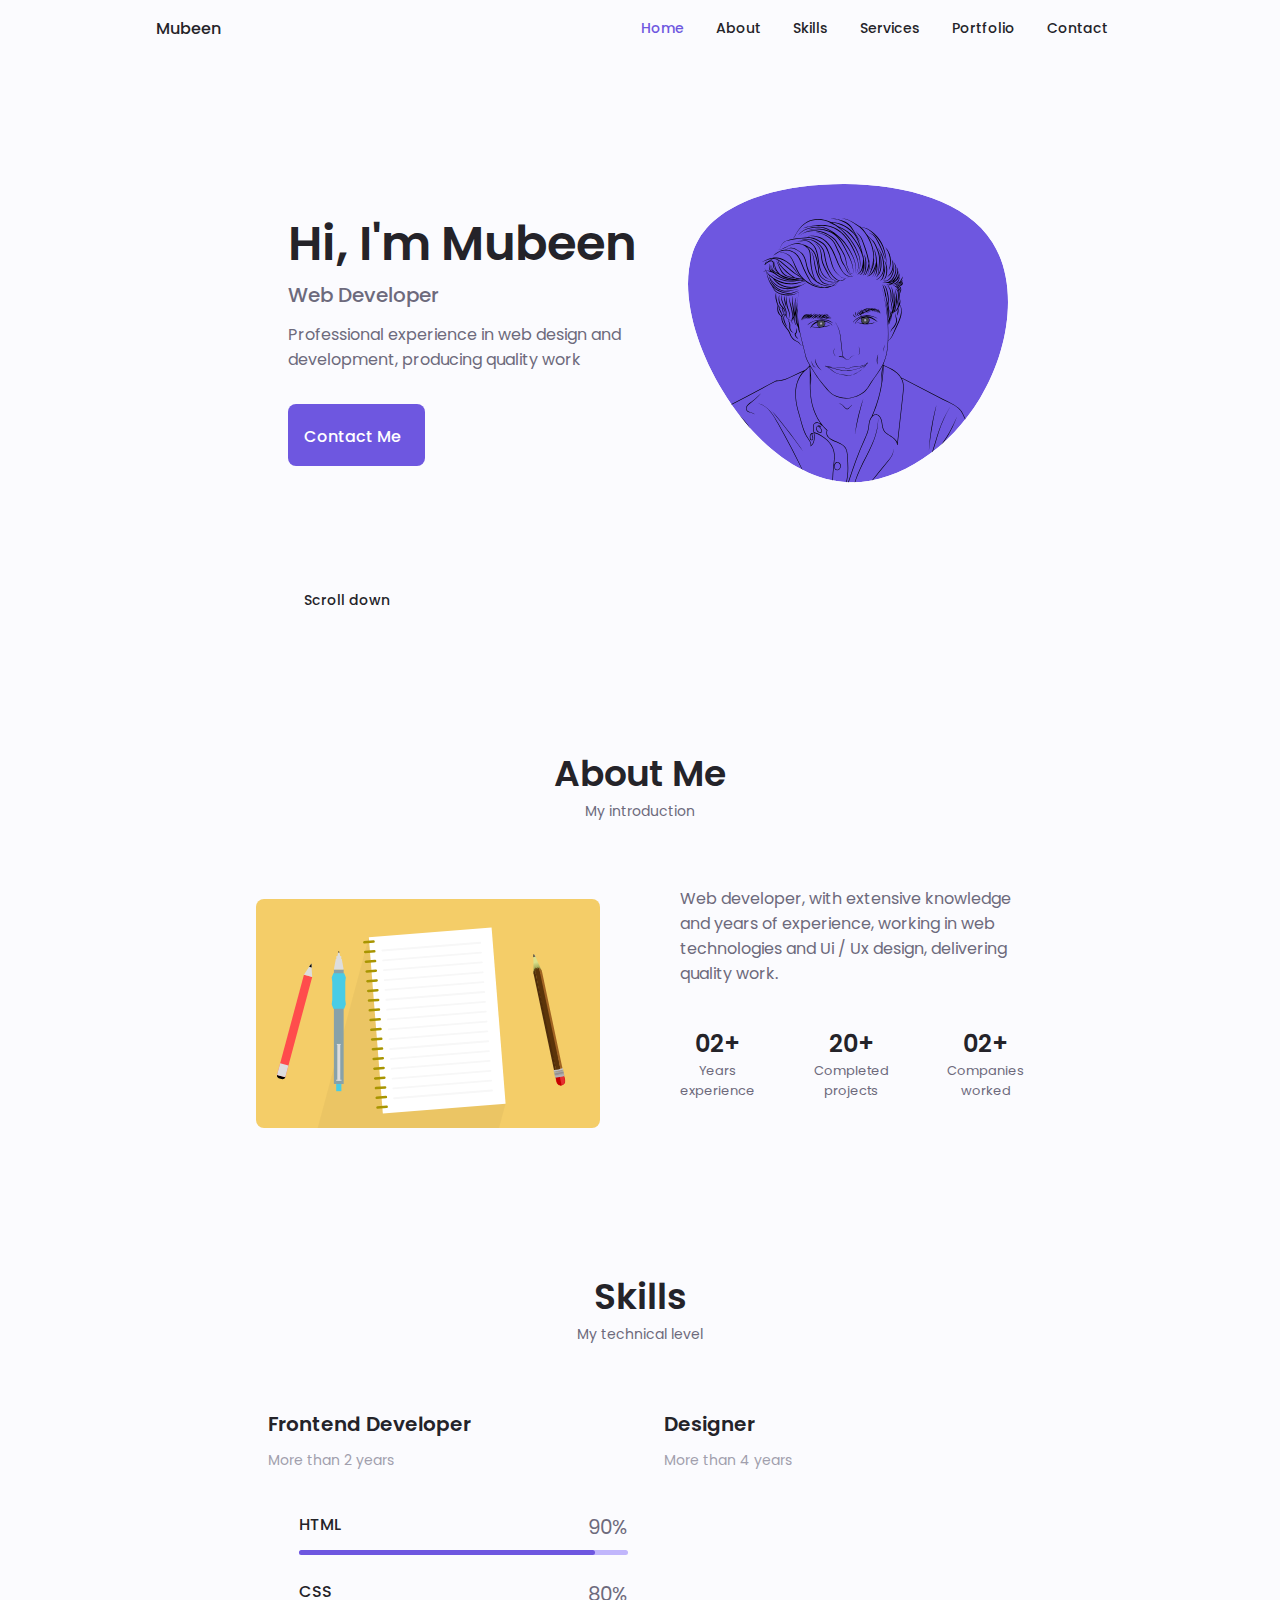
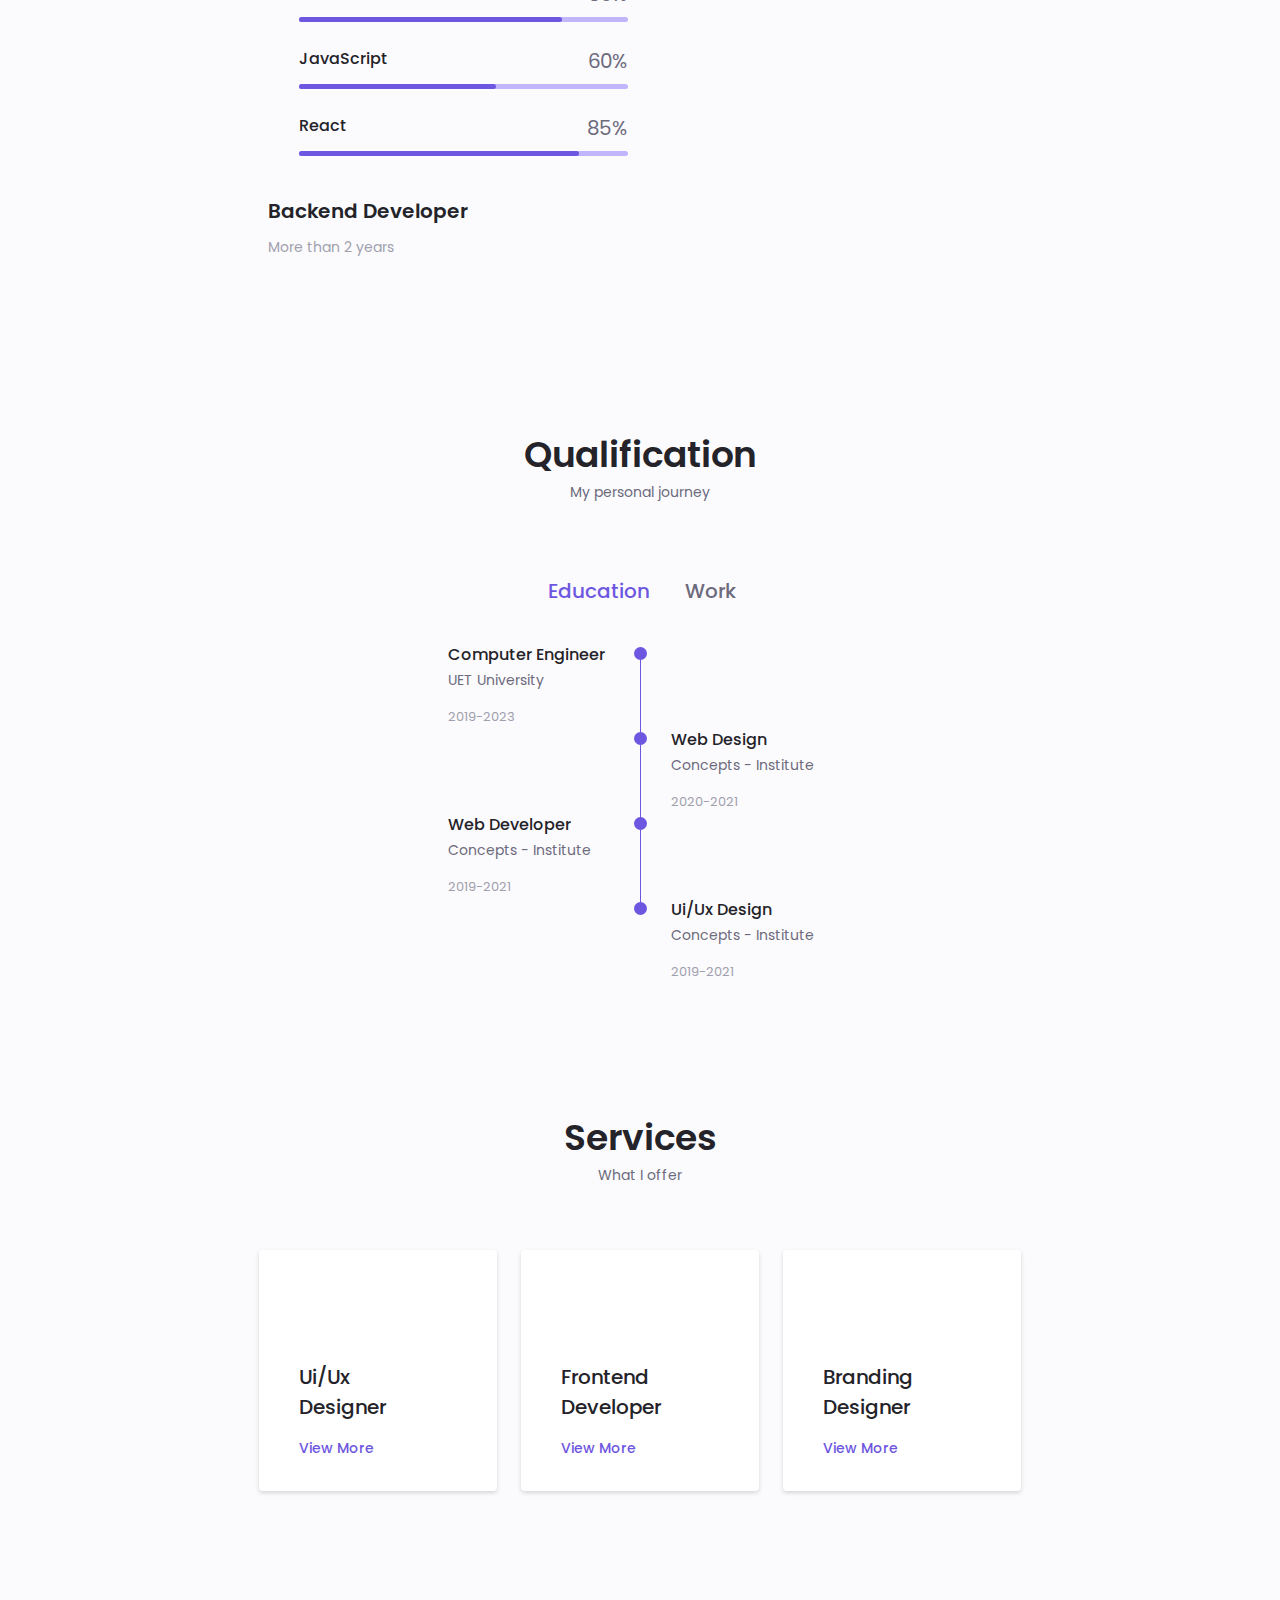
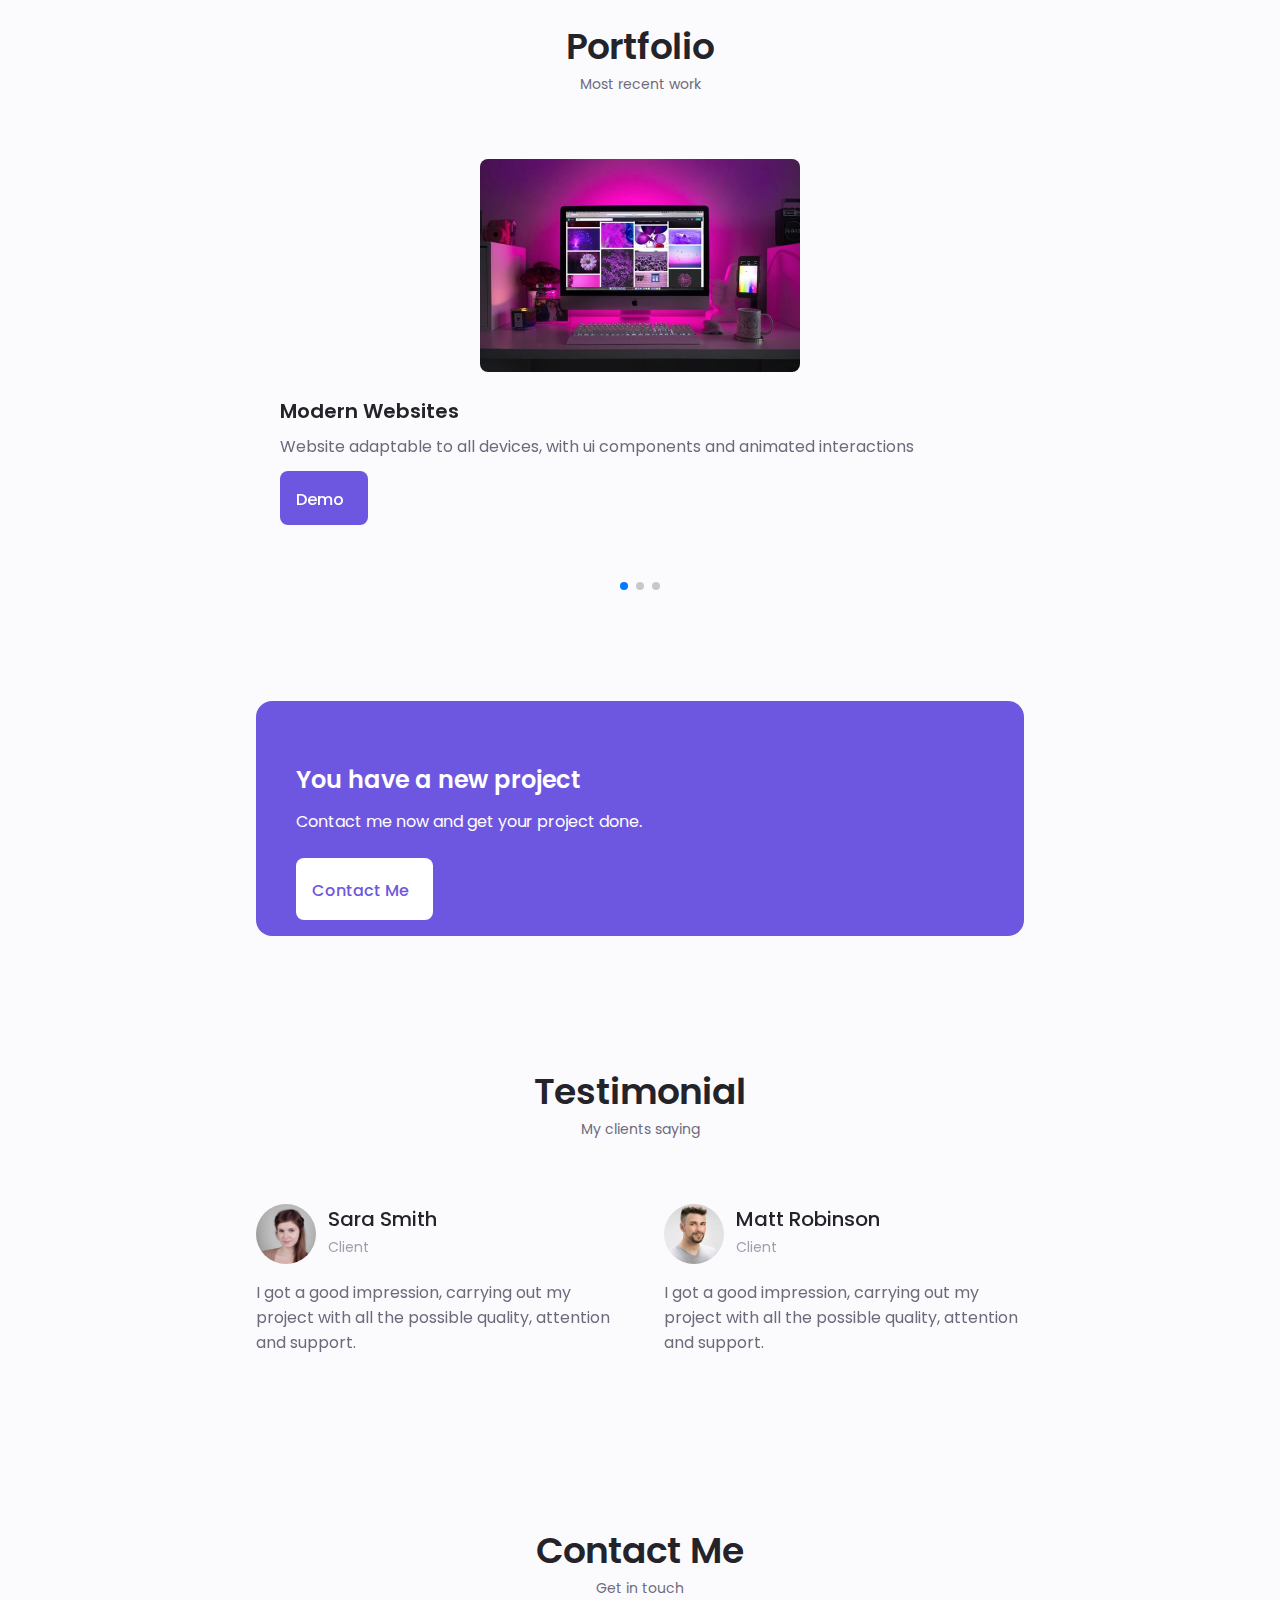
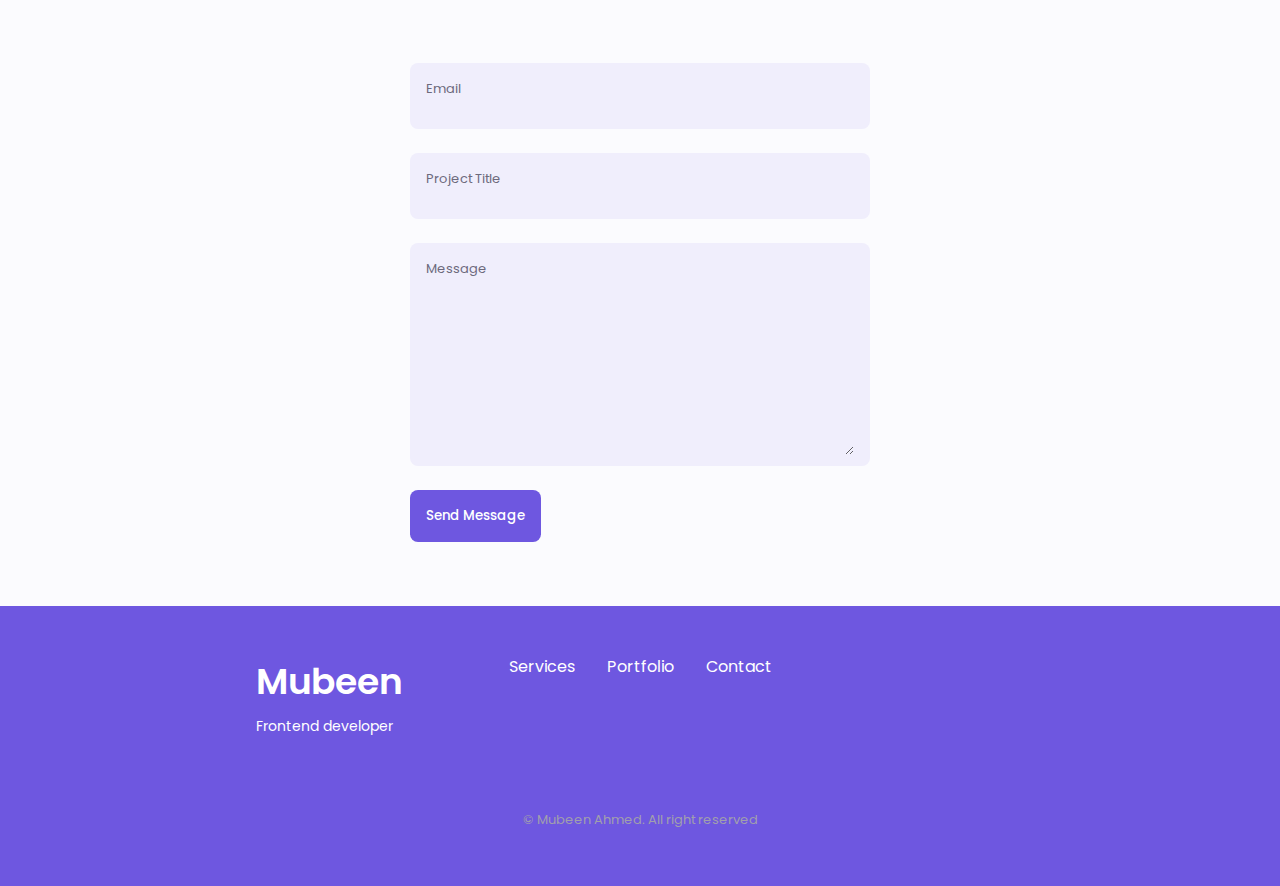
<file: index.html>
<!DOCTYPE html>
<html lang="en">
  <head>
    <meta charset="UTF-8" />
    <meta name="viewport" content="width=device-width, initial-scale=1.0" />

    <!-- Favicon -->
    <link rel="shortcut icon" href="/assets/icon/favicon.ico" />
    <!--==================== UNICONS ====================-->
    <link
      rel="stylesheet"
      href="https://unicons.iconscout.com/release/v4.0.0/css/line.css"
    />

    <!--==================== SWIPER CSS ====================-->
    <link rel="stylesheet" href="assets/css/swiper-bundle.min.css" />

    <!--==================== CSS ====================-->
    <link rel="stylesheet" href="assets/css/styles.css" />

    <!-- Meta seo -->
    <meta name="description" content="Creative web developer and freelancer." />
    <meta
      name="keywords"
      content="web developer, web designer, freelance, freelancer, web development, personal website, portfolio, responsive website, react, frontend"
    />
    <meta name="author" content="Mubeen Ahmed" />

    <title>Mubeen Ahmed</title>
  </head>
  <body>
    <!--==================== HEADER ====================-->
    <header class="header" id="header">
      <nav class="nav container">
        <a href="#" class="nav__logo">Mubeen</a>
        <div class="nav__menu" id="nav-menu">
          <ul class="nav__list grid">
            <li class="nav__item">
              <a href="#home" class="nav__link active-link">
                <i class="uil uil-estate nav__icon"></i> Home
              </a>
            </li>
            <li class="nav__item">
              <a href="#about" class="nav__link">
                <i class="uil uil-user nav__icon"></i> About
              </a>
            </li>
            <li class="nav__item">
              <a href="#skills" class="nav__link">
                <i class="uil uil-file-alt nav__icon"></i> Skills
              </a>
            </li>
            <li class="nav__item">
              <a href="#services" class="nav__link">
                <i class="uil uil-briefcase-alt nav__icon"></i> Services
              </a>
            </li>
            <li class="nav__item">
              <a href="#portfolio" class="nav__link">
                <i class="uil uil-scenery nav__icon"></i> Portfolio
              </a>
            </li>
            <li class="nav__item">
              <a href="#contact" class="nav__link">
                <i class="uil uil-message nav__icon"></i> Contact
              </a>
            </li>
          </ul>
          <i class="uil uil-times nav__close" id="nav-close"></i>
        </div>
        <div class="nav__btns">
          <!-- Theme change button -->
          <i class="uil uil-moon change-theme" id="theme-button"></i>
          <div class="nav__toggle" id="nav-toggle">
            <i class="uil uil-apps"></i>
          </div>
        </div>
      </nav>
    </header>

    <!--==================== MAIN ====================-->
    <main class="main">
      <!--==================== HOME ====================-->
      <section class="home section" id="home">
        <div class="home__container container grid">
          <div class="home__content grid">
            <div class="home__social">
              <a
                href="https://www.linkedin.com/in/mubeen-ahmed-729463207/"
                target="_blank"
                class="home__social-icon"
              >
                <i class="uil uil-linkedin-alt"></i>
              </a>
              <a
                href="https://github.com/mubeenahme3/"
                target="_blank"
                class="home__social-icon"
              >
                <i class="uil uil-github-alt"></i>
              </a>
            </div>
            <div class="home__img">
              <svg
                class="home__blob"
                viewBox="0 0 200 187"
                xmlns="http://www.w3.org/2000/svg"
                xmlns:xlink="http://www.w3.org/1999/xlink"
              >
                <mask id="mask0" mask-type="alpha">
                  <path
                    d="M190.312 36.4879C206.582 62.1187 201.309 102.826 182.328 134.186C163.346 165.547 
                        130.807 187.559 100.226 186.353C69.6454 185.297 41.0228 161.023 21.7403 129.362C2.45775 
                        97.8511 -7.48481 59.1033 6.67581 34.5279C20.9871 10.1032 59.7028 -0.149132 97.9666 
                        0.00163737C136.23 0.303176 174.193 10.857 190.312 36.4879Z"
                  />
                </mask>
                <g mask="url(#mask0)">
                  <path
                    d="M190.312 36.4879C206.582 62.1187 201.309 102.826 182.328 134.186C163.346 
                        165.547 130.807 187.559 100.226 186.353C69.6454 185.297 41.0228 161.023 21.7403 
                        129.362C2.45775 97.8511 -7.48481 59.1033 6.67581 34.5279C20.9871 10.1032 59.7028 
                        -0.149132 97.9666 0.00163737C136.23 0.303176 174.193 10.857 190.312 36.4879Z"
                  />
                  <image
                    class="home__blob-img"
                    x="12"
                    y="18"
                    xlink:href="assets/img/boy-2026226.svg"
                  />
                </g>
              </svg>
            </div>
            <div class="home__data">
              <h1 class="home__title">Hi, I'm Mubeen</h1>
              <h3 class="home__subtitle">Web Developer</h3>
              <p class="home__description">
                Professional experience in web design and development, producing
                quality work
              </p>
              <a href="#contact" class="button button--flex">
                Contact Me<i class="uil uil-message button__icon"></i>
              </a>
            </div>
          </div>
          <div class="home__scroll">
            <a href="#about" class="home__scroll-button button--flex">
              <i class="uil uil-mouse-alt home__scroll-mouse"></i>
              <span class="home__scroll-name">Scroll down</span>
              <i class="uil uil-arrow-down home__scroll-arrow"></i>
            </a>
          </div>
        </div>
      </section>

      <!--==================== ABOUT ====================-->
      <section class="about section" id="about">
        <h2 class="section__title">About Me</h2>
        <span class="section__subtitle">My introduction</span>
        <div class="about__container container grid">
          <img
            src="assets/img/desk-2906792.svg"
            alt="notepad abstract vector"
            class="about__img"
          />
          <div class="about__data">
            <p class="about__description">
              Web developer, with extensive knowledge and years of experience,
              working in web technologies and Ui / Ux design, delivering quality
              work.
            </p>
            <div class="about__info">
              <div>
                <span class="about__info-title">02+</span>
                <span class="about__info-name"
                  >Years<br />
                  experience</span
                >
              </div>
              <div>
                <span class="about__info-title">20+</span>
                <span class="about__info-name"
                  >Completed<br />
                  projects</span
                >
              </div>
              <div>
                <span class="about__info-title">02+</span>
                <span class="about__info-name"
                  >Companies<br />
                  worked</span
                >
              </div>
            </div>
          </div>
        </div>
      </section>

      <!--==================== SKILLS ====================-->
      <section class="skills section" id="skills">
        <h2 class="section__title">Skills</h2>
        <span class="section__subtitle">My technical level</span>
        <div class="skills__container container grid">
          <div>
            <!-- Skill 1 -->
            <div class="skills__content skills__open">
              <div class="skills__header">
                <i class="uil uil-brackets-curly skills__icon"></i>
                <div>
                  <h1 class="skills__title">Frontend Developer</h1>
                  <span class="skills__subtitle">More than 2 years</span>
                </div>
                <i class="uil uil-angle-down skills__arrow"></i>
              </div>
              <div class="skills__list grid">
                <div class="skills__data">
                  <div class="skills__title">
                    <h3 class="skills__name">HTML</h3>
                    <span class="skills__number">90%</span>
                  </div>
                  <div class="skills__bar">
                    <span class="skills__percentage skill__html"></span>
                  </div>
                </div>
                <div class="skills__data">
                  <div class="skills__title">
                    <h3 class="skills__name">CSS</h3>
                    <span class="skills__number">80%</span>
                  </div>
                  <div class="skills__bar">
                    <span class="skills__percentage skill__css"></span>
                  </div>
                </div>
                <div class="skills__data">
                  <div class="skills__title">
                    <h3 class="skills__name">JavaScript</h3>
                    <span class="skills__number">60%</span>
                  </div>
                  <div class="skills__bar">
                    <span class="skills__percentage skill__js"></span>
                  </div>
                </div>
                <div class="skills__data">
                  <div class="skills__title">
                    <h3 class="skills__name">React</h3>
                    <span class="skills__number">85%</span>
                  </div>
                  <div class="skills__bar">
                    <span class="skills__percentage skill__react"></span>
                  </div>
                </div>
              </div>
            </div>
            <!-- Skill 2 -->
            <div class="skills__content skills__close">
              <div class="skills__header">
                <i class="uil uil-server-network skills__icon"></i>
                <div>
                  <h1 class="skills__title">Backend Developer</h1>
                  <span class="skills__subtitle">More than 2 years</span>
                </div>
                <i class="uil uil-angle-down skills__arrow"></i>
              </div>
              <div class="skills__list grid">
                <div class="skills__data">
                  <div class="skills__title">
                    <h3 class="skills__name">Node Js</h3>
                    <span class="skills__number">70%</span>
                  </div>
                  <div class="skills__bar">
                    <span class="skills__percentage skill__node"></span>
                  </div>
                </div>
                <div class="skills__data">
                  <div class="skills__title">
                    <h3 class="skills__name">Firebase</h3>
                    <span class="skills__number">90%</span>
                  </div>
                  <div class="skills__bar">
                    <span class="skills__percentage skill__firebase"></span>
                  </div>
                </div>
                <div class="skills__data">
                  <div class="skills__title">
                    <h3 class="skills__name">Python</h3>
                    <span class="skills__number">50%</span>
                  </div>
                  <div class="skills__bar">
                    <span class="skills__percentage skill__python"></span>
                  </div>
                </div>
                <div class="skills__data">
                  <div class="skills__title">
                    <h3 class="skills__name">PHP</h3>
                    <span class="skills__number">40%</span>
                  </div>
                  <div class="skills__bar">
                    <span class="skills__percentage skill__php"></span>
                  </div>
                </div>
              </div>
            </div>
          </div>
          <div>
            <!-- Skill 3 -->
            <div class="skills__content skills__close">
              <div class="skills__header">
                <i class="uil uil-swatchbook skills__icon"></i>
                <div>
                  <h1 class="skills__title">Designer</h1>
                  <span class="skills__subtitle">More than 4 years</span>
                </div>
                <i class="uil uil-angle-down skills__arrow"></i>
              </div>
              <div class="skills__list grid">
                <div class="skills__data">
                  <div class="skills__title">
                    <h3 class="skills__name">Figma</h3>
                    <span class="skills__number">90%</span>
                  </div>
                  <div class="skills__bar">
                    <span class="skills__percentage skill__figma"></span>
                  </div>
                </div>
                <div class="skills__data">
                  <div class="skills__title">
                    <h3 class="skills__name">Sketch</h3>
                    <span class="skills__number">40%</span>
                  </div>
                  <div class="skills__bar">
                    <span class="skills__percentage skill__sketch"></span>
                  </div>
                </div>
                <div class="skills__data">
                  <div class="skills__title">
                    <h3 class="skills__name">Photoshop</h3>
                    <span class="skills__number">85%</span>
                  </div>
                  <div class="skills__bar">
                    <span class="skills__percentage skill__photoshop"></span>
                  </div>
                </div>
              </div>
            </div>
          </div>
        </div>
      </section>

      <!--==================== QUALIFICATION ====================-->
      <section class="qualification section">
        <h2 class="section__title">Qualification</h2>
        <span class="section__subtitle">My personal journey</span>
        <div class="qualification__container container">
          <div class="qualification__tabs">
            <div
              class="qualification__button button--flex qualification__active"
              data-target="#education"
            >
              <i class="uil uil-graduation-cap qualification__icon"></i>
              Education
            </div>

            <div class="qualification__button button--flex" data-target="#work">
              <i class="uil uil-briefcase-alt qualification__icon"></i>
              Work
            </div>
          </div>
          <div class="qualification__sections">
            <!--==================== QUALIFICATION CONTENT 1 ====================-->
            <div
              class="qualification__content qualification__active"
              data-content
              id="education"
            >
              <!--==================== QUALIFICATION 1 ====================-->
              <div class="qualification__data">
                <div>
                  <h3 class="qualification__title">Computer Engineer</h3>
                  <span class="qualification__subtitle">UET University</span>
                  <div class="qualification__calender">
                    <i class="uil uil-calender-alt"></i>
                    2019-2023
                  </div>
                </div>
                <div>
                  <span class="qualification__rounder"></span>
                  <span class="qualification__line"></span>
                </div>
              </div>

              <!--==================== QUALIFICATION 2 ====================-->
              <div class="qualification__data">
                <div></div>
                <div>
                  <span class="qualification__rounder"></span>
                  <span class="qualification__line"></span>
                </div>
                <div>
                  <h3 class="qualification__title">Web Design</h3>
                  <span class="qualification__subtitle"
                    >Concepts - Institute</span
                  >
                  <div class="qualification__calender">
                    <i class="uil uil-calender-alt"></i>
                    2020-2021
                  </div>
                </div>
              </div>

              <!--==================== QUALIFICATION 3 ====================-->
              <div class="qualification__data">
                <div>
                  <h3 class="qualification__title">Web Developer</h3>
                  <span class="qualification__subtitle"
                    >Concepts - Institute</span
                  >
                  <div class="qualification__calender">
                    <i class="uil uil-calender-alt"></i>
                    2019-2021
                  </div>
                </div>
                <div>
                  <span class="qualification__rounder"></span>
                  <span class="qualification__line"></span>
                </div>
              </div>

              <!--==================== QUALIFICATION 4 ====================-->
              <div class="qualification__data">
                <div></div>

                <div>
                  <span class="qualification__rounder"></span>
                  <!-- <span class="qualification__line"></span> -->
                </div>
                <div>
                  <h3 class="qualification__title">Ui/Ux Design</h3>
                  <span class="qualification__subtitle"
                    >Concepts - Institute</span
                  >
                  <div class="qualification__calender">
                    <i class="uil uil-calender-alt"></i>
                    2019-2021
                  </div>
                </div>
              </div>
            </div>
            <!--==================== QUALIFICATION CONTENT 2 ====================-->
            <div class="qualification__content" data-content id="work">
              <!--==================== QUALIFICATION 1 ====================-->
              <div class="qualification__data">
                <div>
                  <h3 class="qualification__title">Software Engineer</h3>
                  <span class="qualification__subtitle">UET Tribune</span>
                  <div class="qualification__calender">
                    <i class="uil uil-calender-alt"></i>
                    2019-2020
                  </div>
                </div>
                <div>
                  <span class="qualification__rounder"></span>
                  <span class="qualification__line"></span>
                </div>
              </div>

              <!--==================== QUALIFICATION 2 ====================-->
              <div class="qualification__data">
                <div></div>
                <div>
                  <span class="qualification__rounder"></span>
                  <span class="qualification__line"></span>
                </div>
                <div>
                  <h3 class="qualification__title">Frontend Developer</h3>
                  <span class="qualification__subtitle">Fasta Industries</span>
                  <div class="qualification__calender">
                    <i class="uil uil-calender-alt"></i>
                    2020-2021
                  </div>
                </div>
              </div>

              <!--==================== QUALIFICATION 3 ====================-->
              <div class="qualification__data">
                <div>
                  <h3 class="qualification__title">Web Developer</h3>
                  <span class="qualification__subtitle"
                    >Concepts - Institute</span
                  >
                  <div class="qualification__calender">
                    <i class="uil uil-calender-alt"></i>
                    2020-2021
                  </div>
                </div>
                <div>
                  <span class="qualification__rounder"></span>
                  <span class="qualification__line"></span>
                </div>
              </div>
            </div>
          </div>
        </div>
      </section>

      <!--==================== SERVICES ====================-->
      <section class="services section" id="services">
        <h2 class="section__title">Services</h2>
        <span class="section__subtitle">What I offer</span>
        <div class="services__container container grid">
          <!-- Service 1 -->
          <div class="services__content">
            <div>
              <i class="uil uil-web-grid services__icon"></i>
              <h3 class="services__title">
                Ui/Ux <br />
                Designer
              </h3>
            </div>
            <span
              class="
                button button--flex button--small button--link
                services__button
              "
            >
              View More
              <i class="uil uil-arrow-right button__icon"></i>
            </span>
            <div class="services__modal">
              <div class="services__modal-content">
                <h4 class="services__modal-title">
                  Ui/Ux <br />
                  Designer
                </h4>
                <i class="uil uil-times services__modal-close"></i>
                <ul class="services__modal-services grid">
                  <li class="services__modal-service">
                    <i class="uil uil-check-circle services__modal-icon"></i>
                    <p>User interface development</p>
                  </li>
                  <li class="services__modal-service">
                    <i class="uil uil-check-circle services__modal-icon"></i>
                    <p>Web page development</p>
                  </li>
                  <li class="services__modal-service">
                    <i class="uil uil-check-circle services__modal-icon"></i>
                    <p>Creating ux element interactions</p>
                  </li>
                  <li class="services__modal-service">
                    <i class="uil uil-check-circle services__modal-icon"></i>
                    <p>Position your company brand</p>
                  </li>
                </ul>
              </div>
            </div>
          </div>
          <!-- Service 2 -->
          <div class="services__content">
            <div>
              <i class="uil uil-arrow services__icon"></i>
              <h3 class="services__title">
                Frontend <br />
                Developer
              </h3>
            </div>
            <span
              class="
                button button--flex button--small button--link
                services__button
              "
            >
              View More
              <i class="uil uil-arrow-right button__icon"></i>
            </span>
            <div class="services__modal">
              <div class="services__modal-content">
                <h4 class="services__modal-title">
                  Frontend <br />
                  Developer
                </h4>
                <i class="uil uil-times services__modal-close"></i>
                <ul class="services__modal-services grid">
                  <li class="services__modal-service">
                    <i class="uil uil-check-circle services__modal-icon"></i>
                    <p>Core frontend</p>
                  </li>
                  <li class="services__modal-service">
                    <i class="uil uil-check-circle services__modal-icon"></i>
                    <p>Custom elements</p>
                  </li>
                  <li class="services__modal-service">
                    <i class="uil uil-check-circle services__modal-icon"></i>
                    <p>Element interactions</p>
                  </li>
                  <li class="services__modal-service">
                    <i class="uil uil-check-circle services__modal-icon"></i>
                    <p>Design and development</p>
                  </li>
                </ul>
              </div>
            </div>
          </div>
          <!-- Service 3 -->
          <div class="services__content">
            <div>
              <i class="uil uil-pen services__icon"></i>
              <h3 class="services__title">
                Branding <br />
                Designer
              </h3>
            </div>
            <span
              class="
                button button--flex button--small button--link
                services__button
              "
            >
              View More
              <i class="uil uil-arrow-right button__icon"></i>
            </span>
            <div class="services__modal">
              <div class="services__modal-content">
                <h4 class="services__modal-title">
                  Branding <br />
                  Designer
                </h4>
                <i class="uil uil-times services__modal-close"></i>
                <ul class="services__modal-services grid">
                  <li class="services__modal-service">
                    <i class="uil uil-check-circle services__modal-icon"></i>
                    <p>Graphic Designing</p>
                  </li>
                  <li class="services__modal-service">
                    <i class="uil uil-check-circle services__modal-icon"></i>
                    <p>Layouts</p>
                  </li>
                  <li class="services__modal-service">
                    <i class="uil uil-check-circle services__modal-icon"></i>
                    <p>Creating ux element interactions</p>
                  </li>
                  <li class="services__modal-service">
                    <i class="uil uil-check-circle services__modal-icon"></i>
                    <p>Redesign brand</p>
                  </li>
                </ul>
              </div>
            </div>
          </div>
        </div>
      </section>

      <!--==================== PORTFOLIO ====================-->
      <section class="portfolio section" id="portfolio">
        <h2 class="section__title">Portfolio</h2>
        <span class="section__subtitle">Most recent work</span>

        <div class="portfolio__container container swiper-container mySwiper">
          <div class="swiper-wrapper">
            <!-- Portfolio 1 -->
            <div class="portfolio__content grid swiper-slide">
              <img
                src="assets/img/portfolio1.jpg"
                alt="imac"
                class="portfolio__img"
              />
              <div class="portfolio__data">
                <h3 class="portfolio__title">Modern Websites</h3>
                <p class="portfolio__description">
                  Website adaptable to all devices, with ui components and
                  animated interactions
                </p>
                <a
                  href="Travel landing page/index.html"
                  target="_blank"
                  class="button button--flex button--small portfolio__button"
                >
                  Demo
                  <i class="uil uil-arrow-right button__icon"></i>
                </a>
              </div>
            </div>
            <!-- Portfolio 2 -->
            <div class="portfolio__content grid swiper-slide">
              <img
                src="assets/img/portfolio2.jpg"
                alt="laptop"
                class="portfolio__img"
              />
              <div class="portfolio__data">
                <h3 class="portfolio__title">Brand Design</h3>
                <p class="portfolio__description">
                  Website adaptable to all devices, with ui components and
                  animated interactions
                </p>
                <a
                  href="elena joy photography/index.html"
                  target="_blank"
                  class="button button--flex button--small portfolio__button"
                >
                  Demo
                  <i class="uil uil-arrow-right button__icon"></i>
                </a>
              </div>
            </div>
            <!-- Portfolio 3 -->
            <div class="portfolio__content grid swiper-slide">
              <img
                src="assets/img/portfolio3.jpg"
                alt="laptop"
                class="portfolio__img"
              />
              <div class="portfolio__data">
                <h3 class="portfolio__title">Personal Websites</h3>
                <p class="portfolio__description">
                  Website adaptable to all devices, with ui components and
                  animated interactions
                </p>
                <a
                  href="Mubeen Ahmed Personal/index.html"
                  target="_blank"
                  class="button button--flex button--small portfolio__button"
                >
                  Demo
                  <i class="uil uil-arrow-right button__icon"></i>
                </a>
              </div>
            </div>
          </div>
          <!-- Add Arrows -->
          <div class="swiper-button-next">
            <i class="uil uil-angle-right-b swiper-portfolio-icon"></i>
          </div>
          <div class="swiper-button-prev">
            <i class="uil uil-angle-left-b swiper-portfolio-icon"></i>
          </div>

          <!-- Add Pagination -->
          <div class="swiper-pagination"></div>
        </div>
      </section>

      <!--==================== PROJECT IN MIND ====================-->
      <section class="project section">
        <div class="project__bg">
          <div class="project__container container grid">
            <div class="project__data">
              <h2 class="project__title">You have a new project</h2>
              <p class="project__description">
                Contact me now and get your project done.
              </p>
              <a href="#contact" class="button button--flex button--white">
                Contact Me
                <i class="uil uil-message project__icon button__icon"></i>
              </a>
            </div>
          </div>
        </div>
      </section>

      <!--==================== TESTIMONIAL ====================-->
      <section class="testimonial section">
        <h2 class="section__title">Testimonial</h2>
        <span class="section__subtitle">My clients saying</span>
        <div class="testimonial__container container swiper-container">
          <div class="swiper-wrapper">
            <!-- Testimonial 1 -->
            <div class="testimonial__content swiper-slide">
              <div class="testimonial__data">
                <div class="testimonial__header">
                  <img
                    src="assets/img/testimonial1.jpg"
                    alt="person"
                    class="testimonial__img"
                  />
                  <div>
                    <h3 class="testimonial__name">Sara Smith</h3>
                    <span class="testimonial__client">Client</span>
                  </div>
                </div>
                <div>
                  <i class="uil uil-star testimonial__icon-star"></i>
                  <i class="uil uil-star testimonial__icon-star"></i>
                  <i class="uil uil-star testimonial__icon-star"></i>
                  <i class="uil uil-star testimonial__icon-star"></i>
                  <i class="uil uil-star testimonial__icon-star"></i>
                </div>
              </div>
              <p class="testimonial__description">
                I got a good impression, carrying out my project with all the
                possible quality, attention and support.
              </p>
            </div>
            <!-- Testimonial 2 -->
            <div class="testimonial__content swiper-slide">
              <div class="testimonial__data">
                <div class="testimonial__header">
                  <img
                    src="assets/img/testimonial2.jpg"
                    alt="client"
                    class="testimonial__img"
                  />
                  <div>
                    <h3 class="testimonial__name">Matt Robinson</h3>
                    <span class="testimonial__client">Client</span>
                  </div>
                </div>
                <div>
                  <i class="uil uil-star testimonial__icon-star"></i>
                  <i class="uil uil-star testimonial__icon-star"></i>
                  <i class="uil uil-star testimonial__icon-star"></i>
                  <i class="uil uil-star testimonial__icon-star"></i>
                  <i class="uil uil-star testimonial__icon-star"></i>
                </div>
              </div>
              <p class="testimonial__description">
                I got a good impression, carrying out my project with all the
                possible quality, attention and support.
              </p>
            </div>
            <!-- Testimonial 3 -->
            <div class="testimonial__content swiper-slide">
              <div class="testimonial__data">
                <div class="testimonial__header">
                  <img
                    src="assets/img/testimonial3.jpg"
                    alt="client"
                    class="testimonial__img"
                  />
                  <div>
                    <h3 class="testimonial__name">Raul Harris</h3>
                    <span class="testimonial__client">Client</span>
                  </div>
                </div>
                <div>
                  <i class="uil uil-star testimonial__icon-star"></i>
                  <i class="uil uil-star testimonial__icon-star"></i>
                  <i class="uil uil-star testimonial__icon-star"></i>
                  <i class="uil uil-star testimonial__icon-star"></i>
                  <i class="uil uil-star testimonial__icon-star"></i>
                </div>
              </div>
              <p class="testimonial__description">
                I got a good impression, carrying out my project with all the
                possible quality, attention and support.
              </p>
            </div>
          </div>

          <!-- Add pagination -->
          <div class="swiper-pagination swiper-pagination-testimonial"></div>
        </div>
      </section>

      <!--==================== CONTACT ME ====================-->
      <section class="contact section" id="contact">
        <h2 class="section__title">Contact Me</h2>
        <span class="section__subtitle">Get in touch</span>
        <div class="contact__container container grid">
          <form
            action="https://formspree.io/f/mgerlnya"
            method="POST"
            class="contact__form grid"
          >
            <div class="contact__inputs grid">
              <div class="contact__content">
                <label for="email" class="contact__label">Email</label>
                <input
                  required
                  type="email"
                  name="email"
                  class="contact__input"
                />
              </div>
              <div class="contact__content">
                <label for="project title" class="contact__label"
                  >Project Title</label
                >
                <input
                  required
                  type="text"
                  name="project title"
                  class="contact__input"
                />
              </div>
              <div class="contact__content">
                <label for="message" class="contact__label">Message</label>
                <textarea
                  required
                  name="message"
                  id=""
                  cols="0"
                  rows="7"
                  class="contact__input"
                ></textarea>
              </div>

              <div>
                <button class="button button--flex" type="submit">
                  Send Message
                  <i class="uil uil-message button-icon"></i>
                </button>
              </div>
            </div>
          </form>
        </div>
      </section>
    </main>

    <!--==================== FOOTER ====================-->
    <footer class="footer">
      <div class="footer__bg">
        <div class="footer__container container grid">
          <div>
            <h1 class="footer__title">Mubeen</h1>
            <span class="footer__subtitle">Frontend developer</span>
          </div>

          <ul class="footer__links">
            <li>
              <a href="#services" class="footer__link">Services</a>
            </li>
            <li>
              <a href="#portfolio" class="footer__link">Portfolio</a>
            </li>
            <li>
              <a href="#contact" class="footer__link">Contact</a>
            </li>
          </ul>

          <div class="footer__socials">
            <a
              href="https://www.facebook.com/mubeen.mughal.393/"
              target="_blank"
              class="footer__social"
            >
              <i class="uil uil-facebook-f"></i>
            </a>
            <a
              href="https://www.instagram.com/mubeenahme3/"
              target="_blank"
              class="footer__social"
            >
              <i class="uil uil-instagram"></i>
            </a>
            <a
              href="https://twitter.com/mubeenahme3"
              target="_blank"
              class="footer__social"
            >
              <i class="uil uil-twitter-alt"></i>
            </a>
          </div>
        </div>

        <p class="footer__copy">&#169; Mubeen Ahmed. All right reserved</p>
      </div>
    </footer>

    <!--==================== SCROLL TOP ====================-->
    <a href="#home" class="scrollup" id="scroll-up">
      <i class="uil uil-arrow-up scrollup__icon"></i>
    </a>
    <!--==================== SWIPER JS ====================-->
    <script src="assets/js/swiper-bundle.min.js"></script>

    <!--==================== MAIN JS ====================-->
    <script src="/assets/js/main.js"></script>
  </body>
</html>
</file>
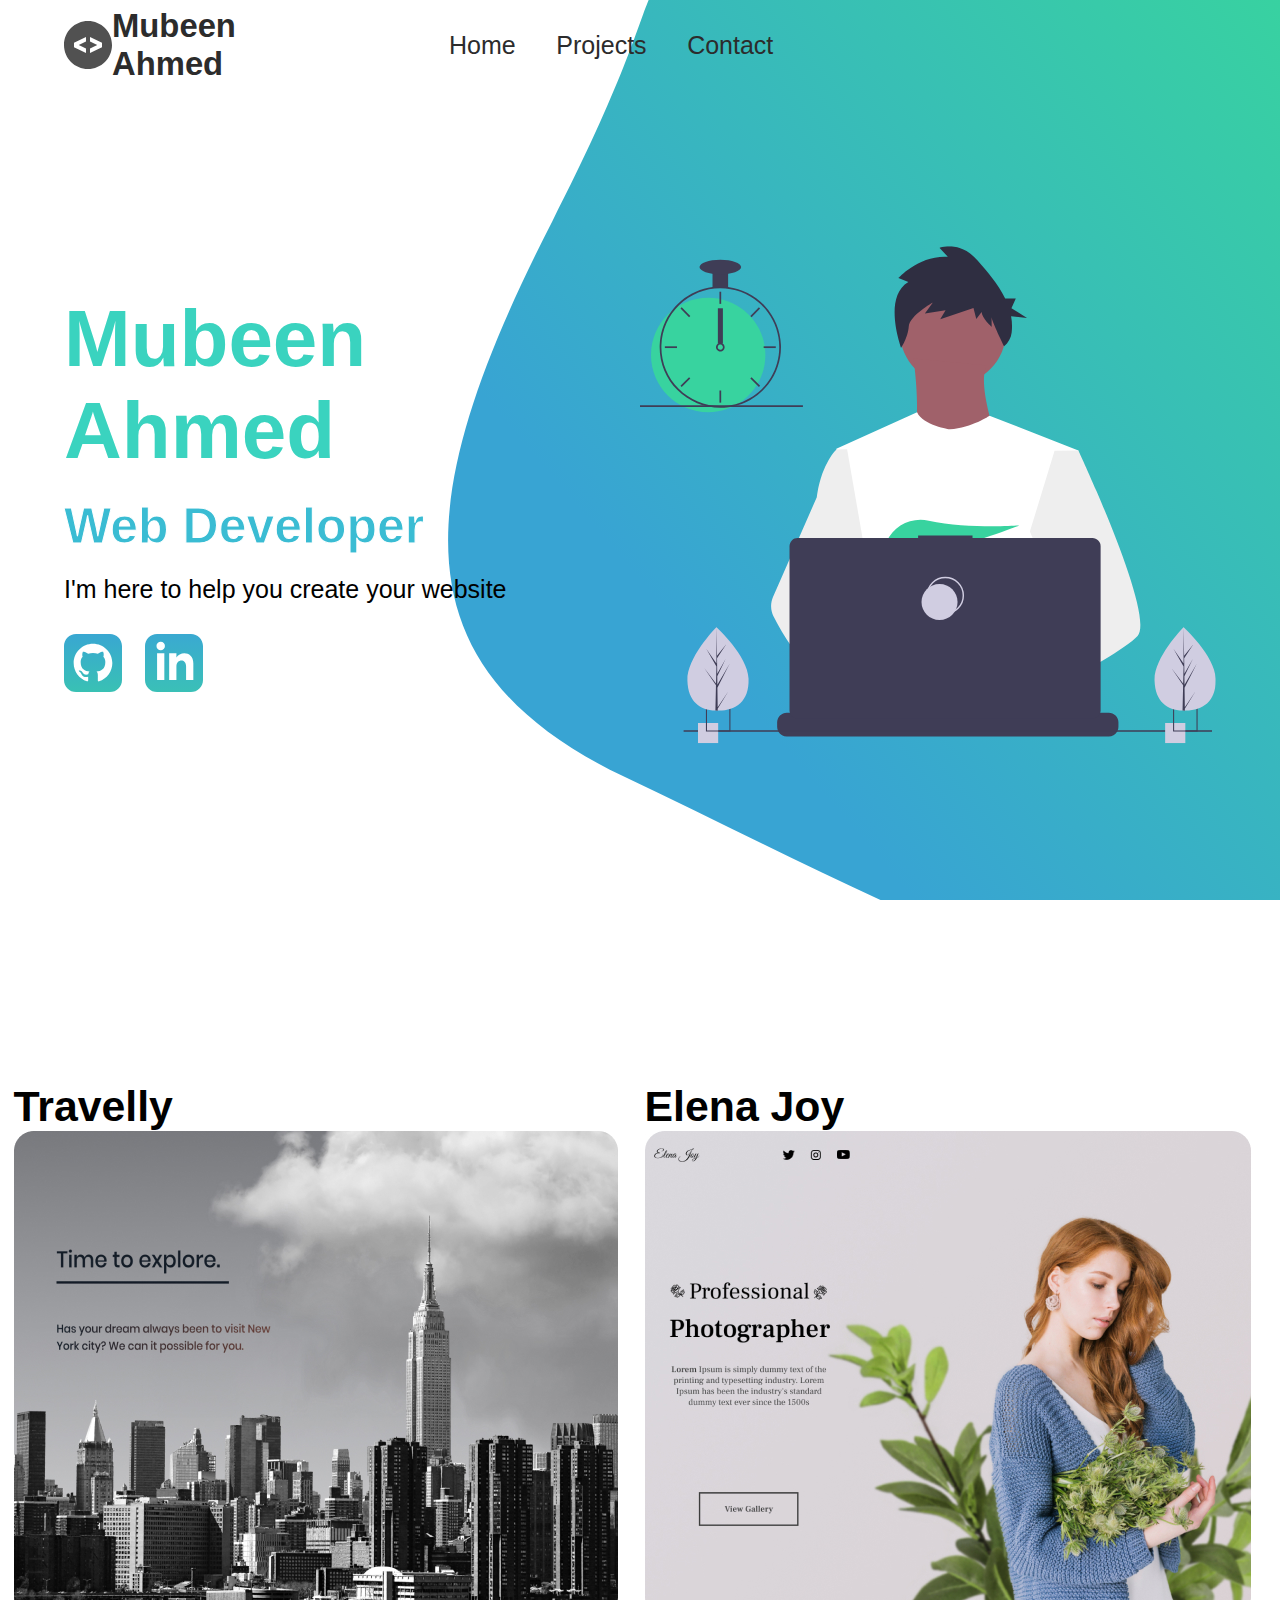
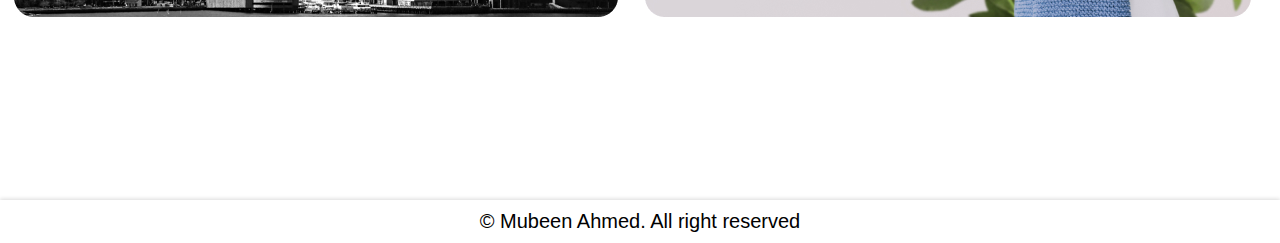
<file: Mubeen Ahmed Personal/index.html>
<!DOCTYPE html>
<html lang="en">
  <head>
    <meta charset="UTF-8" />
    <meta http-equiv="X-UA-Compatible" content="IE=edge" />
    <meta name="viewport" content="width=device-width, initial-scale=1.0" />
    <link rel="stylesheet" href="styles/style.css" />
    <link
      href="https://fonts.googleapis.com/css?family=Montserrat:400,500&display=swap"
      rel="stylesheet"
    />
    <title>Mubeen Ahmed | Web Developer</title>
  </head>
  <body>
    <header id="main-head">
      <nav>
        <div class="logo">
          <img src="icons/code.svg" alt="" />
          <h1>
            Mubeen<br />
            Ahmed
          </h1>
        </div>
        <ul>
          <li><a class="active" href="#hero">Home</a></li>
          <li><a href="#projects">Projects</a></li>
          <li><a href="#form-section">Contact</a></li>
        </ul>
      </nav>
    </header>
    <section id="hero">
      <div class="hero-text">
        <h2>Mubeen Ahmed</h2>
        <h3>Web Developer</h3>
        <p>I'm here to help you create your website</p>
        <div class="hero-social">
          <a href="#"
            ><img
              src="icons/github.svg"
              alt="github-social-link"
          /></a>
          <a href="#"
            ><img
              src="icons/linked-in.svg"
              alt="linkedin-social-link"
          /></a>
        </div>
      </div>
      <div class="hero-images">
        <svg
          width="799"
          height="690"
          viewBox="0 0 799 690"
          fill="none"
          xmlns="http://www.w3.org/2000/svg"
        >
          <g id="undraw_dev_productivity_umsq (1) 1" clip-path="url(#clip0)">
            <path
              id="Vector"
              d="M516.92 624.636C516.92 624.636 512.16 626.266 504.42 628.576C487.31 633.706 455.65 642.216 428.82 643.916C405.72 645.396 386.2 641.836 382.63 626.766C381.1 620.286 383.27 614.956 388 610.576C402.12 597.486 439 592.796 468.25 591.186C476.51 590.736 484.15 590.526 490.51 590.446C501.31 590.306 508.39 590.526 508.39 590.526L508.56 591.186L516.92 624.636Z"
              fill="#A0616A"
            />
            <path
              id="Vector_2"
              d="M436.99 672.586C418.61 695.346 342.73 647.666 316.19 629.886C310.41 626.016 306.97 623.566 306.97 623.566L331.25 591.186L338.94 580.936C338.94 580.936 345.82 584.586 355.99 590.526C356.36 590.746 356.73 590.966 357.11 591.186C365.88 596.336 376.89 603.066 388 610.576C403.33 620.946 418.83 632.776 428.82 643.916C438.59 654.806 443.08 665.036 436.99 672.586Z"
              fill="#A0616A"
            />
            <g id="me">
              <path
                id="Vector_3"
                d="M434.672 191.952C475.283 191.607 507.926 158.406 507.582 117.795C507.237 77.1832 474.036 44.5403 433.425 44.8847C392.813 45.2291 360.17 78.4303 360.515 119.042C360.859 159.653 394.06 192.296 434.672 191.952Z"
                fill="#A0616A"
              />
              <path
                id="Vector_4"
                d="M379.477 155.65C379.477 155.65 394.216 259.972 373.002 271.875C351.787 283.779 499.929 283.588 499.929 283.588C499.929 283.588 466.124 193.284 480.809 165.449L379.477 155.65Z"
                fill="#A0616A"
              />
              <path
                id="Vector_5"
                d="M608.101 283.199L596.257 339.402L571.214 458.308L570.49 464.815L562.138 540.138L556.582 590.177L552.857 623.79C528.584 636.526 510.988 645.326 510.988 645.326C510.988 645.326 509.404 637.719 506.871 627.99C489.805 633.265 458.218 642.043 431.404 643.97C441.266 654.777 445.842 664.969 439.817 672.57C421.63 695.485 345.349 648.45 318.659 630.896C318.077 635.158 317.879 639.464 318.068 643.762L297.626 628.314L299.331 592.359L302.206 531.522L305.819 455.229C304.448 451.975 303.294 448.634 302.364 445.228C295.956 423.161 288.032 379.057 281.928 342.067C277.016 312.298 273.302 287.138 272.517 281.785C272.411 281.086 272.358 280.726 272.358 280.726L384.363 230.094C392.509 248.556 429.865 253.809 429.865 253.809C460.756 251.417 484.847 234.913 484.847 234.913L608.101 283.199Z"
                fill="white"
              />
              <path
                id="Vector_6"
                d="M372.285 49.3811L358.49 43.9934C358.49 43.9934 386.969 12.1 426.99 14.513L415.635 2.22366C415.635 2.22366 443.04 -9.01799 468.283 19.6674C481.553 34.7467 496.908 52.4737 506.557 72.5077L521.281 72.3829L515.251 85.9663L536.874 99.3152L514.777 97.0719C516.155 104.471 516.421 112.034 515.566 119.511C514.683 126.991 510.928 133.835 505.094 138.598V138.598C505.094 138.598 487.743 103.449 487.696 97.9443L487.813 111.705C487.813 111.705 473.959 99.4371 473.889 91.1807L466.471 100.877L462.593 85.7717L416.475 101.301L423.87 88.8526L395.157 93.2246L406.278 77.9923C406.278 77.9923 373.932 96.1568 372.811 111.304C371.689 126.452 362.299 140.875 362.299 140.875C362.299 140.875 336.213 70.3294 372.285 49.3811Z"
                fill="#2F2E41"
              />
              <path
                id="Vector_7"
                d="M690.215 540.422C682.794 548.605 664.338 560.992 641.951 574.422C633.623 579.413 624.757 584.559 615.71 589.676C594.122 601.889 571.514 614.001 552.857 623.79C528.584 636.526 510.988 645.326 510.988 645.326C510.988 645.326 509.403 637.719 506.871 627.99C503.48 614.968 498.397 598.141 493.184 590.715C493.002 590.456 492.82 590.218 492.638 589.979C491.121 588.022 489.601 586.885 488.112 586.897L562.138 540.138L594.127 519.926L570.489 464.814L540.842 395.683L557.908 339.727L575.062 283.479L608.101 283.199C608.101 283.199 619.243 306.985 633.514 340.166C635.647 345.128 637.851 350.299 640.096 355.64C669.469 425.394 706.176 522.836 690.215 540.422Z"
                fill="#EEEEEE"
              />
              <path
                id="Vector_8"
                d="M358.123 591.2C355.41 591.212 352.702 591.456 350.029 591.928C327.074 596.073 320.47 616.94 318.659 630.896C318.077 635.158 317.879 639.464 318.068 643.761L297.626 628.314L290.178 622.687C272.316 616.628 256.353 605.733 242.483 592.84C230.449 581.456 219.634 568.849 210.213 555.223C200.831 541.793 192.448 527.692 185.134 513.034C183.094 508.943 181.977 504.454 181.864 499.884C181.751 495.314 182.644 490.775 184.48 486.588L209.154 430.327L245.218 348.098C245.471 346.146 245.752 344.237 246.059 342.371C252.995 300.511 272.367 281.786 272.367 281.786L287.286 281.659L297.778 341.932L310.813 416.815L302.364 445.227L282.839 510.845L302.205 531.522L358.123 591.2Z"
                fill="#EEEEEE"
              />
            </g>
            <path
              id="Vector_9"
              d="M372.877 415.806L385.631 430.686C390.37 429.783 395.319 428.721 400.416 427.529L396.752 415.806L405.71 426.256C459.707 412.975 526.637 387.155 526.637 387.155C526.637 387.155 454.379 392.453 400.428 380.666C376.558 375.451 351.998 387.284 342.202 409.668C336.508 422.679 337.403 433.951 357.596 433.951C364.419 433.835 371.223 433.195 377.949 432.037L372.877 415.806Z"
              fill="#38D39F"
            />
            <path
              id="Vector_10"
              d="M663.65 660.386V666.456C663.654 668.122 663.345 669.774 662.74 671.326C662.472 672.018 662.147 672.687 661.77 673.326C660.578 675.326 658.887 676.983 656.862 678.133C654.838 679.283 652.549 679.887 650.22 679.886H203.67C201.342 679.887 199.053 679.283 197.028 678.133C195.003 676.983 193.312 675.326 192.12 673.326C191.743 672.687 191.419 672.018 191.15 671.326C190.546 669.774 190.237 668.122 190.24 666.456V660.386C190.24 658.622 190.587 656.876 191.262 655.246C191.936 653.616 192.926 652.136 194.173 650.888C195.42 649.641 196.901 648.652 198.53 647.977C200.16 647.302 201.906 646.955 203.67 646.956H229.41V644.126C229.41 644.052 229.425 643.979 229.453 643.911C229.481 643.843 229.522 643.782 229.574 643.73C229.626 643.678 229.688 643.636 229.756 643.608C229.824 643.58 229.897 643.566 229.97 643.566H243.4C243.474 643.566 243.547 643.58 243.615 643.608C243.683 643.636 243.745 643.678 243.797 643.73C243.849 643.782 243.89 643.843 243.918 643.911C243.946 643.979 243.96 644.052 243.96 644.126V646.956H252.35V644.126C252.35 644.052 252.365 643.979 252.393 643.911C252.421 643.843 252.462 643.782 252.514 643.73C252.566 643.678 252.628 643.636 252.696 643.608C252.764 643.58 252.837 643.566 252.91 643.566H266.34C266.414 643.566 266.487 643.58 266.555 643.608C266.623 643.636 266.684 643.678 266.736 643.73C266.789 643.782 266.83 643.843 266.858 643.911C266.886 643.979 266.9 644.052 266.9 644.126V646.956H275.3V644.126C275.3 644.052 275.315 643.979 275.343 643.911C275.371 643.843 275.412 643.782 275.464 643.73C275.516 643.678 275.578 643.636 275.646 643.608C275.714 643.58 275.787 643.566 275.86 643.566H289.29C289.364 643.566 289.437 643.58 289.505 643.608C289.573 643.636 289.634 643.678 289.686 643.73C289.739 643.782 289.78 643.843 289.808 643.911C289.836 643.979 289.85 644.052 289.85 644.126V646.956H298.24V644.126C298.24 644.052 298.255 643.979 298.283 643.911C298.311 643.843 298.352 643.782 298.404 643.73C298.456 643.678 298.518 643.636 298.586 643.608C298.654 643.58 298.727 643.566 298.8 643.566H312.23C312.304 643.566 312.377 643.58 312.445 643.608C312.513 643.636 312.574 643.678 312.626 643.73C312.678 643.782 312.72 643.843 312.748 643.911C312.776 643.979 312.79 644.052 312.79 644.126V646.956H321.18V644.126C321.18 644.052 321.194 643.979 321.223 643.911C321.251 643.843 321.292 643.782 321.344 643.73C321.396 643.678 321.458 643.636 321.526 643.608C321.594 643.58 321.667 643.566 321.74 643.566H335.17C335.244 643.566 335.317 643.58 335.385 643.608C335.453 643.636 335.514 643.678 335.566 643.73C335.618 643.782 335.66 643.843 335.688 643.911C335.716 643.979 335.73 644.052 335.73 644.126V646.956H344.13V644.126C344.13 644.052 344.145 643.979 344.173 643.911C344.201 643.843 344.242 643.782 344.294 643.73C344.346 643.678 344.408 643.636 344.476 643.608C344.544 643.58 344.617 643.566 344.69 643.566H358.12C358.194 643.566 358.267 643.58 358.335 643.608C358.403 643.636 358.464 643.678 358.516 643.73C358.569 643.782 358.61 643.843 358.638 643.911C358.666 643.979 358.68 644.052 358.68 644.126V646.956H367.07V644.126C367.07 644.052 367.085 643.979 367.113 643.911C367.141 643.843 367.182 643.782 367.234 643.73C367.286 643.678 367.348 643.636 367.416 643.608C367.484 643.58 367.557 643.566 367.63 643.566H472.83C472.904 643.566 472.977 643.58 473.045 643.608C473.113 643.636 473.174 643.678 473.227 643.73C473.279 643.782 473.32 643.843 473.348 643.911C473.376 643.979 473.39 644.052 473.39 644.126V646.956H481.79V644.126C481.79 644.052 481.804 643.979 481.833 643.911C481.861 643.843 481.902 643.782 481.954 643.73C482.006 643.678 482.068 643.636 482.136 643.608C482.204 643.58 482.277 643.566 482.35 643.566H495.78C495.928 643.567 496.07 643.627 496.175 643.732C496.279 643.836 496.339 643.978 496.34 644.126V646.956H504.73V644.126C504.73 644.052 504.745 643.979 504.773 643.911C504.801 643.843 504.842 643.782 504.894 643.73C504.946 643.678 505.008 643.636 505.076 643.608C505.144 643.58 505.217 643.566 505.29 643.566H518.72C518.794 643.566 518.867 643.58 518.935 643.608C519.003 643.636 519.065 643.678 519.117 643.73C519.169 643.782 519.21 643.843 519.238 643.911C519.266 643.979 519.28 644.052 519.28 644.126V646.956H527.67V644.126C527.67 644.052 527.685 643.979 527.713 643.911C527.741 643.843 527.782 643.782 527.834 643.73C527.886 643.678 527.948 643.636 528.016 643.608C528.084 643.58 528.157 643.566 528.23 643.566H541.66C541.734 643.566 541.807 643.58 541.875 643.608C541.943 643.636 542.005 643.678 542.057 643.73C542.109 643.782 542.15 643.843 542.178 643.911C542.206 643.979 542.22 644.052 542.22 644.126V646.956H550.62V644.126C550.62 644.052 550.635 643.979 550.663 643.911C550.691 643.843 550.732 643.782 550.784 643.73C550.836 643.678 550.898 643.636 550.966 643.608C551.034 643.58 551.107 643.566 551.18 643.566H564.61C564.757 643.568 564.898 643.628 565.001 643.733C565.104 643.837 565.161 643.979 565.16 644.126V646.956H573.56V644.126C573.56 644.052 573.575 643.979 573.603 643.911C573.631 643.843 573.672 643.782 573.724 643.73C573.776 643.678 573.838 643.636 573.906 643.608C573.974 643.58 574.047 643.566 574.12 643.566H587.55C587.624 643.566 587.697 643.58 587.765 643.608C587.833 643.636 587.895 643.678 587.947 643.73C587.999 643.782 588.04 643.843 588.068 643.911C588.096 643.979 588.11 644.052 588.11 644.126V646.956H596.5V644.126C596.5 644.052 596.515 643.979 596.543 643.911C596.571 643.843 596.612 643.782 596.664 643.73C596.716 643.678 596.778 643.636 596.846 643.608C596.914 643.58 596.987 643.566 597.06 643.566H610.49C610.564 643.566 610.637 643.58 610.705 643.608C610.773 643.636 610.835 643.678 610.887 643.73C610.939 643.782 610.98 643.843 611.008 643.911C611.036 643.979 611.05 644.052 611.05 644.126V646.956H650.22C651.984 646.955 653.731 647.302 655.36 647.977C656.99 648.652 658.471 649.641 659.718 650.888C660.965 652.136 661.954 653.616 662.629 655.246C663.304 656.876 663.651 658.622 663.65 660.386Z"
              fill="#3F3D56"
            />
            <path
              id="Vector_11"
              d="M793.5 671.326H60.5V673.326H793.5V671.326Z"
              fill="#3F3D56"
            />
            <path
              id="Vector_12"
              d="M627.694 404.757H461.251V401.326H385.78V404.757H218.651C215.665 404.757 212.801 405.943 210.69 408.054C208.578 410.166 207.392 413.029 207.392 416.015V643.927C207.392 646.913 208.578 649.776 210.69 651.888C212.801 653.999 215.665 655.185 218.651 655.185H627.694C630.68 655.185 633.544 653.999 635.655 651.888C637.767 649.776 638.953 646.913 638.953 643.927V416.015C638.953 414.537 638.662 413.073 638.096 411.707C637.53 410.341 636.701 409.1 635.655 408.054C634.61 407.009 633.369 406.18 632.003 405.614C630.637 405.048 629.173 404.757 627.694 404.757Z"
              fill="#3F3D56"
            />
            <path
              id="Vector_13"
              d="M423.5 509.326C437.307 509.326 448.5 498.133 448.5 484.326C448.5 470.519 437.307 459.326 423.5 459.326C409.693 459.326 398.5 470.519 398.5 484.326C398.5 498.133 409.693 509.326 423.5 509.326Z"
              stroke="#D0CDE1"
              stroke-width="2"
              stroke-miterlimit="10"
            />
            <path
              id="Vector_14"
              d="M415.5 518.326C429.307 518.326 440.5 507.133 440.5 493.326C440.5 479.519 429.307 468.326 415.5 468.326C401.693 468.326 390.5 479.519 390.5 493.326C390.5 507.133 401.693 518.326 415.5 518.326Z"
              fill="#D0CDE1"
            />
            <path
              id="Vector_15"
              d="M108.446 661.223H80.4463V689.223H108.446V661.223Z"
              fill="#D0CDE1"
            />
            <path
              id="Vector_16"
              d="M91.4502 639.223V673.223H125.45V639.223H91.4502ZM123.97 671.743H92.9202V640.703H123.97V671.743Z"
              fill="#3F3D56"
            />
            <path
              id="Vector_17"
              d="M756.446 661.223H728.446V689.223H756.446V661.223Z"
              fill="#D0CDE1"
            />
            <path
              id="Vector_18"
              d="M739.45 639.223V673.223H773.45V639.223H739.45ZM771.97 671.743H740.92V640.703H771.97V671.743Z"
              fill="#3F3D56"
            />
            <path
              id="Vector_19"
              d="M94.5802 230.113C138.399 230.113 173.921 194.592 173.921 150.773C173.921 106.955 138.399 71.4326 94.5802 71.4326C50.7617 71.4326 15.2397 106.955 15.2397 150.773C15.2397 194.592 50.7617 230.113 94.5802 230.113Z"
              fill="#38D39F"
            />
            <path
              id="Vector_20"
              d="M122.229 56.4899C115.045 55.5763 107.774 55.5763 100.59 56.4899C84.586 58.5913 69.5203 65.2398 57.181 75.6465C44.8417 86.0532 35.7467 99.7813 30.9754 115.202C28.8053 122.229 27.5764 129.514 27.3208 136.864C27.2848 137.886 27.2607 138.92 27.2607 139.954C27.283 162.264 36.1559 183.655 51.932 199.431C67.7082 215.207 89.0989 224.08 111.41 224.103C113.201 224.103 114.992 224.042 116.759 223.934C120.907 223.674 125.03 223.103 129.093 222.227C148.495 218.055 165.798 207.161 177.947 191.468C190.095 175.776 196.308 156.295 195.487 136.467C194.665 116.638 186.863 97.738 173.459 83.1039C160.054 68.4698 141.909 59.0435 122.229 56.4899H122.229ZM137.748 217.347H137.736C130.959 219.659 123.905 221.062 116.759 221.518C114.992 221.638 113.201 221.698 111.41 221.698C89.7377 221.672 68.961 213.051 53.6367 197.727C38.3123 182.402 29.6914 161.626 29.6649 139.954C29.6649 138.92 29.689 137.886 29.725 136.864C30.5514 115.744 39.5156 95.7617 54.7411 81.1008C69.9666 66.44 90.273 58.237 111.41 58.2089C130.776 58.21 149.513 65.0865 164.283 77.6131C179.052 90.1398 188.895 107.503 192.057 126.61C195.219 145.716 191.496 165.325 181.55 181.942C171.604 198.559 156.081 211.106 137.748 217.347H137.748Z"
              fill="#3F3D56"
            />
            <path
              id="Vector_21"
              d="M112.612 63.0176H110.208V79.8474H112.612V63.0176Z"
              fill="#3F3D56"
            />
            <path
              id="Vector_22"
              d="M57.8578 84.7018L56.1577 86.4019L68.0582 98.3023L69.7582 96.6022L57.8578 84.7018Z"
              fill="#3F3D56"
            />
            <path
              id="Vector_23"
              d="M34.4736 138.751V141.156H51.3034V138.751H34.4736Z"
              fill="#3F3D56"
            />
            <path
              id="Vector_24"
              d="M56.1578 193.506L57.8579 195.206L69.7584 183.306L68.0583 181.606L56.1578 193.506Z"
              fill="#3F3D56"
            />
            <path
              id="Vector_25"
              d="M153.062 96.6022L154.762 98.3022L166.662 86.4018L164.962 84.7017L153.062 96.6022Z"
              fill="#3F3D56"
            />
            <path
              id="Vector_26"
              d="M171.516 138.751V141.156H188.346V138.751H171.516Z"
              fill="#3F3D56"
            />
            <path
              id="Vector_27"
              d="M154.762 181.605L153.062 183.305L164.962 195.206L166.662 193.506L154.762 181.605Z"
              fill="#3F3D56"
            />
            <path
              id="Vector_28"
              d="M112.612 200.06H110.208V216.89H112.612V200.06Z"
              fill="#3F3D56"
            />
            <path
              id="Vector_29"
              d="M115.016 135.145C113.976 134.365 112.711 133.943 111.41 133.943C110.11 133.943 108.844 134.365 107.804 135.145C107.091 135.686 106.505 136.375 106.085 137.165C105.552 138.181 105.322 139.329 105.421 140.473C105.52 141.616 105.944 142.707 106.644 143.617C107.343 144.527 108.288 145.218 109.368 145.608C110.447 145.997 111.616 146.07 112.735 145.817C113.855 145.564 114.878 144.996 115.685 144.179C116.492 143.363 117.048 142.333 117.288 141.21C117.528 140.088 117.441 138.92 117.039 137.846C116.636 136.771 115.935 135.834 115.017 135.145H115.016ZM111.41 143.56C110.454 143.557 109.539 143.176 108.863 142.501C108.187 141.825 107.807 140.909 107.804 139.954C107.808 139.224 108.03 138.513 108.441 137.91C108.793 137.4 109.271 136.989 109.828 136.718C110.386 136.446 111.004 136.323 111.623 136.361C112.241 136.398 112.84 136.594 113.361 136.931C113.881 137.267 114.307 137.732 114.595 138.281C114.883 138.83 115.025 139.444 115.007 140.063C114.989 140.683 114.811 141.287 114.491 141.818C114.17 142.349 113.719 142.788 113.179 143.093C112.639 143.398 112.03 143.559 111.41 143.56V143.56Z"
              fill="#3F3D56"
            />
            <path
              id="Vector_30"
              d="M122.229 35.3687H100.591V57.007H122.229V35.3687Z"
              fill="#3F3D56"
            />
            <path
              id="Vector_31"
              d="M111.41 38.9748C127.344 38.9748 140.261 34.4 140.261 28.7567C140.261 23.1134 127.344 18.5386 111.41 18.5386C95.4757 18.5386 82.5586 23.1134 82.5586 28.7567C82.5586 34.4 95.4757 38.9748 111.41 38.9748Z"
              fill="#3F3D56"
            />
            <path id="clock-arrow" d="M115 86H108V135H115V86Z" fill="#3F3D56" />
            <path
              id="Vector_32"
              d="M226 220.44H0V222.844H226V220.44Z"
              fill="#3F3D56"
            />
            <g id="plant-left">
              <path
                id="Vector_33"
                d="M150.594 599.754C151.527 631.704 132.858 643.413 109.43 644.097C108.886 644.113 108.344 644.123 107.805 644.126C106.719 644.135 105.643 644.117 104.577 644.072C83.3891 643.193 66.6172 631.945 65.7495 602.232C64.8515 571.482 103.018 531.529 105.882 528.574L105.887 528.571C105.996 528.458 106.052 528.402 106.052 528.402C106.052 528.402 149.661 567.807 150.594 599.754Z"
                fill="#D0CDE1"
              />
              <path
                id="Vector_34"
                d="M107.744 639.255L122.626 617.124L107.774 641.636L107.805 644.126C106.719 644.135 105.643 644.117 104.577 644.072L105.315 612.06L105.295 611.813L105.322 611.766L105.393 608.741L89.0952 585.078L105.374 606.477L105.432 607.116L105.989 582.93L91.9122 558.397L106.029 578.681L105.882 528.574L105.882 528.407L105.887 528.571L106.821 568.062L119.651 552.021L106.863 571.464L107.143 593.098L118.949 571.984L107.187 596.279L107.343 608.308L124.512 578.897L107.395 612.505L107.744 639.255Z"
                fill="#3F3D56"
              />
            </g>
            <g id="plant-right">
              <path
                id="Vector_35"
                d="M798.594 599.754C799.527 631.704 780.858 643.413 757.43 644.097C756.886 644.113 756.344 644.123 755.805 644.126C754.719 644.135 753.643 644.117 752.577 644.072C731.389 643.193 714.617 631.945 713.749 602.232C712.851 571.482 751.018 531.529 753.882 528.574L753.887 528.571C753.996 528.458 754.052 528.402 754.052 528.402C754.052 528.402 797.661 567.807 798.594 599.754Z"
                fill="#D0CDE1"
              />
              <path
                id="Vector_36"
                d="M755.744 639.255L770.626 617.124L755.774 641.636L755.805 644.126C754.719 644.135 753.643 644.117 752.577 644.072L753.315 612.06L753.295 611.813L753.323 611.766L753.393 608.741L737.095 585.078L753.374 606.477L753.432 607.116L753.989 582.93L739.912 558.397L754.029 578.681L753.882 528.574L753.882 528.407L753.887 528.571L754.821 568.062L767.651 552.021L754.864 571.464L755.143 593.098L766.949 571.984L755.187 596.279L755.343 608.308L772.512 578.897L755.395 612.505L755.744 639.255Z"
                fill="#3F3D56"
              />
            </g>
          </g>
          <defs>
            <clipPath id="clip0">
              <rect width="798.627" height="689.223" fill="white" />
            </clipPath>
          </defs>
        </svg>
        <img
          class="splash-img"
          src="img/splash.svg"
          alt="image"
        />
      </div>
    </section>
    <section id="projects">
      <div class="travelly">
        <h2>Travelly</h2>
        <img
          src="img/travelly.jpg"
          alt="travelly-project"
        />
      </div>
      <div class="travelly">
        <h2>Elena Joy</h2>
        <img
          src="img/elena-joy.jpg"
          alt="elena-project"
        />
      </div>
    </section>

    <!--==================== FOOTER ====================-->
    <footer class="footer">
      <p class="footer__copy">&#169; Mubeen Ahmed. All right reserved</p>
    </footer>
  </body>
</html>
</file>
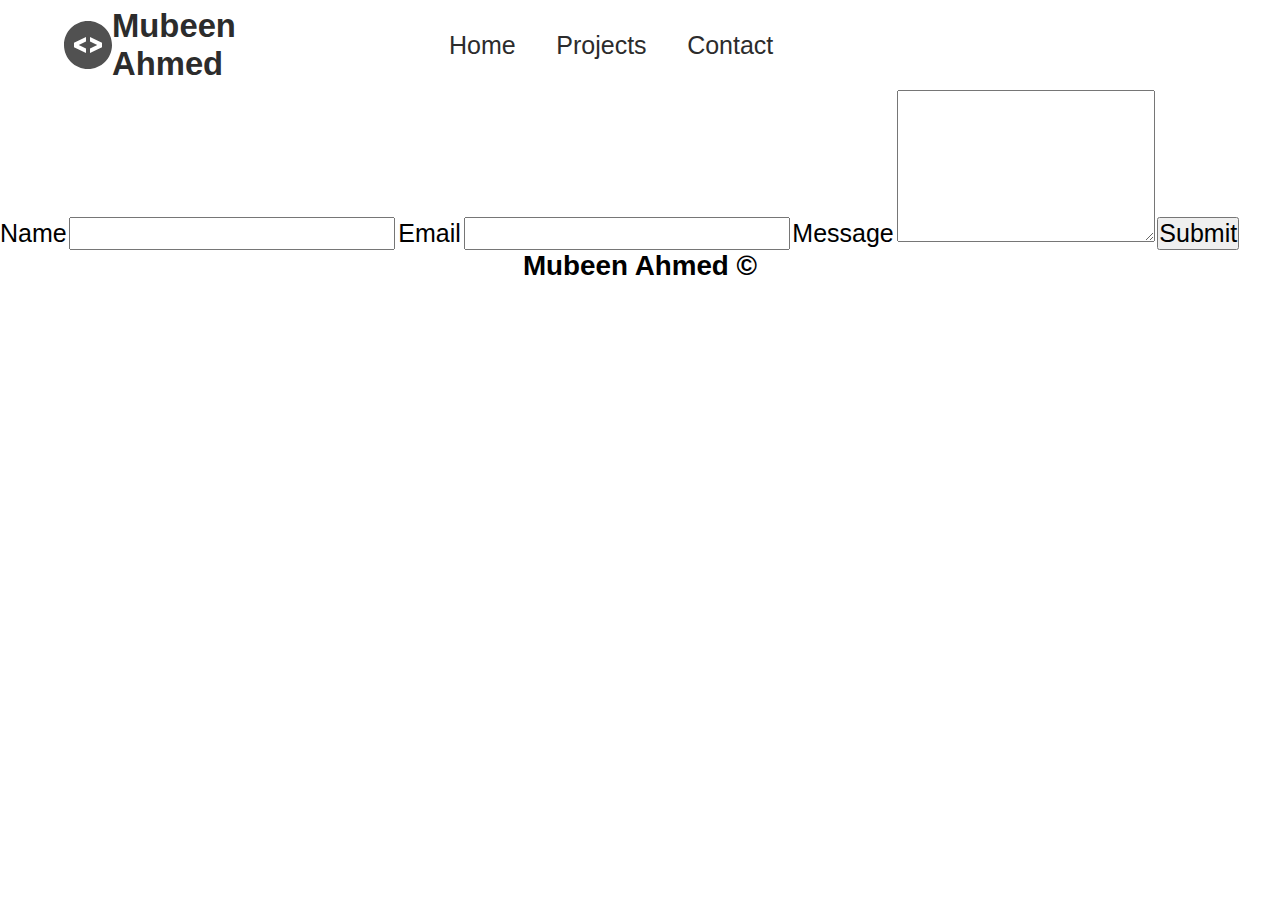
<file: Mubeen Ahmed Personal/contact/index.html>
<!DOCTYPE html>
<html lang="en">
  <head>
    <meta charset="UTF-8" />
    <meta name="viewport" content="width=device-width, initial-scale=1.0" />
    <meta http-equiv="X-UA-Compatible" content="ie=edge" />
    <meta
      name="description"
      content="Mubeen Ahmed is a front end web developer who is specialized in html,css"
    />
    <meta name="robots" content="index,follow" />
    <link
      href="https://fonts.googleapis.com/css?family=Montserrat:400,500&display=swap"
      rel="stylesheet"
    />
    <link rel="stylesheet" href="../styles/style.css" />
    <title>Mubeen Ahmed | Web Developer</title>
  </head>
  <body>
    <header id="main-head">
      <nav>
        <div class="logo">
          <img src="../icons/code.svg" alt="logo" />
          <h1>Mubeen <br />Ahmed</h1>
        </div>
        <ul>
          <li><a href="../index.html">Home</a></li>
          <li><a href="../projects/">Projects</a></li>
          <li><a class="active" href="./index.html">Contact</a></li>
        </ul>
      </nav>
    </header>
    <section id="form-section">
      <form action="https://formspree.io/f/mwkakdoj" method="post">
        <label for="name">Name</label>
        <input type="text" name="name" id="name" required />
        <label for="email">Email</label>
        <input type="email" name="_replyto" id="email" required />
        <label for="message">Message</label>
        <textarea name="message" id="message" cols="30" rows="10"></textarea>
        <button type="submit" value="Send">Submit</button>
      </form>
    </section>
    <footer>
      <h4 style="text-align: center">Mubeen Ahmed &copy;</h4>
    </footer>
  </body>
</html>
</file>
<file: assets/css/styles.css>
/*==================== GOOGLE FONTS ====================*/
@import url("https://fonts.googleapis.com/css2?family=Poppins:wght@400;500;600&display=swap");

/*==================== VARIABLES CSS ====================*/
:root {
  --header-height: 3rem;

  /*========== Colors ==========*/
  /* Change favorite color */
  --hue-color: 250; /*Purple 250 - Green 142 - Blue 230 - Pink 340*/

  /* HSL color mode */
  --first-color: hsl(var(--hue-color), 69%, 61%);
  --first-color-second: hsl(var(--hue-color), 69%, 61%);
  --first-color-alt: hsl(var(--hue-color), 57%, 53%);
  --first-color-lighter: hsl(var(--hue-color), 92%, 85%);
  --title-color: hsl(var(--hue-color), 8%, 15%);
  --text-color: hsl(var(--hue-color), 8%, 45%);
  --text-color-light: hsl(var(--hue-color), 8%, 65%);
  --input-color: hsl(var(--hue-color), 70%, 96%);
  --body-color: hsl(var(--hue-color), 60%, 99%);
  --scroll-bar-color: hsl(var(--hue-color), 12%, 90%);
  --scroll-thumb-color: hsl(var(--hue-color), 12%, 80%);
  --container-color: #fff;

  /*========== Font and typography ==========*/
  --body-font: "Poppins", sans-serif;

  /* .5rem = 8px, 1rem = 16px, 1.5rem = 24px ... */
  --big-font-size: 2rem;
  --h1-font-size: 1.5rem;
  --h2-font-size: 1.25rem;
  --h3-font-size: 1.125rem;
  --normal-font-size: 0.938rem;
  --small-font-size: 0.813rem;
  --smaller-font-size: 0.75rem;

  /*========== Font weight ==========*/
  --font-medium: 500;
  --font-semi-bold: 600;

  /*========== Margins Bottom ==========*/
  /* .25rem = 4px, .5rem = 8px, .75rem = 12px ... */
  --mb-0-25: 0.25rem;
  --mb-0-5: 0.5rem;
  --mb-0-75: 0.75rem;
  --mb-1: 1rem;
  --mb-1-5: 1.5rem;
  --mb-2: 2rem;
  --mb-2-5: 2.5rem;
  --mb-3: 3rem;

  /*========== z index ==========*/
  --z-tooltip: 10;
  --z-fixed: 100;
  --z-modal: 1000;
}

/* Font size for large devices */
@media screen and (min-width: 968px) {
  :root {
    --big-font-size: 3rem;
    --h1-font-size: 2.25rem;
    --h2-font-size: 1.5rem;
    --h3-font-size: 1.25rem;
    --normal-font-size: 1rem;
    --small-font-size: 0.875rem;
    --smaller-font-size: 0.813rem;
  }
}

/*========== Variables Dark theme ==========*/
body.dark-theme {
  --first-color-second: hsl(var(--hue-color), 30%, 8%);
  --title-color: hsl(var(--hue-color), 8%, 95%);
  --text-color: hsl(var(--hue-color), 8%, 75%);
  --input-color: hsl(var(--hue-color), 29%, 16%);
  --body-color: hsl(var(--hue-color), 28%, 12%);
  --scroll-bar-color: hsl(var(--hue-color), 12%, 90%);
  --scroll-thumb-color: hsl(var(--hue-color), 12%, 48%);
  --container-color: hsl(var(--hue-color), 29%, 36%);
}
/*========== Button Dark/Light ==========*/
.nav__btns {
  display: flex;
  align-items: center;
}
.change-theme {
  font-size: 1.25rem;
  color: var(--title-color);
  margin-right: var(--mb-1);
  cursor: pointer;
}
/*==================== BASE ====================*/
* {
  margin: 0;
  padding: 0;
  box-sizing: border-box;
}
html {
  scroll-behavior: smooth;
}
body {
  margin: 0 0 var(--header-height) 0;
  font-family: var(--body-font);
  font-size: var(--normal-font-size);
  background-color: var(--body-color);
  color: var(--text-color);
  transition: 0.4s;
}
h1,
h2,
h3,
h4 {
  color: var(--title-color);
  font-weight: var(--font-semi-bold);
}
ul {
  list-style: none;
}
a {
  text-decoration: none;
}
img {
  max-width: 100%;
  height: auto;
}
button {
  background: transparent;
  border: none;
  color: white;
  cursor: pointer;
  font-family: var(--body-font);
  font-weight: var(--font-medium);
}
/*==================== REUSABLE CSS CLASSES ====================*/
.section {
  padding: 2rem 0 4rem;
}
.section__title {
  font-size: var(--h1-font-size);
}
.section__subtitle {
  display: block;
  font-size: var(--small-font-size);
  margin-bottom: var(--mb-3);
}
.section__title,
.section__subtitle {
  text-align: center;
}
/*==================== LAYOUT ====================*/
.container {
  max-width: 768px;
  margin-left: var(--mb-1-5);
  margin-right: var(--mb-1-5);
}
.grid {
  display: grid;
  gap: 1.5rem;
}
.header {
  width: 100%;
  position: fixed;
  bottom: 0;
  left: 0;
  z-index: var(--z-fixed);
  background-color: var(--body-color);
}
/*==================== NAV ====================*/
.nav {
  max-width: 968px;
  height: var(--header-height);
  display: flex;
  justify-content: space-between;
  align-items: center;
  margin-top: 1rem;
}
.nav__logo,
.nav__toggle {
  color: var(--title-color);
  font-weight: var(--font-medium);
}
.nav__logo:hover {
  color: var(--first-color);
}
.nav__toggle {
  font-size: 1.1rem;
  cursor: pointer;
}
.nav__toggle:hover {
  color: var(--first-color);
}
@media screen and (max-width: 767px) {
  .nav__menu {
    position: fixed;
    bottom: -100%;
    left: 0;
    width: 100%;
    background-color: var(--body-color);
    padding: 2rem 1.5rem 4rem;
    box-shadow: 0 -1px 4px rgba(0, 0, 0, 0.15);
    border-radius: 1.5rem 1.5rem;
    transition: 0.3s;
  }
}
.nav__list {
  grid-template-columns: repeat(3, 1fr);
  gap: 2rem;
}
.nav__link {
  display: flex;
  flex-direction: column;
  align-items: center;
  font-size: var(--small-font-size);
  color: var(--title-color);
  font-weight: var(--font-medium);
}
.nav__link:hover {
  color: var(--first-color);
}
.nav__icon {
  font-size: 1.2rem;
}
.nav__close {
  position: absolute;
  right: 1.3rem;
  bottom: 0.5rem;
  font-size: 1.5rem;
  cursor: pointer;
  color: var(--first-color);
}
.nav__close:hover {
  color: var(--first-color-alt);
}
/* show menu */
.show-menu {
  bottom: 0;
}
/* Active link */
.active-link {
  color: var(--first-color);
}
/* Change background header */
.scroll-header {
  box-shadow: 0 -1px 4px rgba(0, 0, 0, 0.15);
}
/*==================== HOME ====================*/
.home__container {
  gap: 1rem;
}
.home__content {
  grid-template-columns: 0.5fr 3fr;
  padding-top: 3.5rem;
  align-items: center;
}
.home__social {
  display: grid;
  grid-template-columns: max-content;
  row-gap: 1rem;
}
.home__social-icon {
  font-size: 1.25rem;
  color: var(--first-color);
}
.home__social-icon:hover {
  color: var(--first-color-alt);
}
.home__blob {
  width: 200px;
  fill: var(--first-color);
}
.home__blob-img {
  width: 170px;
}
.home__data {
  grid-column: 1/3;
}
.home__title {
  font-size: var(--big-font-size);
}
.home__subtitle {
  font-size: var(--h3-font-size);
  color: var(--text-color);
  font-weight: var(--font-medium);
  margin-bottom: var(--mb-0-75);
}
.home__description {
  margin-bottom: var(--mb-2);
}
.home__scroll {
  display: none;
}
.home__scroll-button {
  color: var(--first-color);
  transition: 0.3s;
}
.home__scroll-button:hover {
  transform: translateY(0.25rem);
}
.home__scroll-mouse {
  font-size: 2rem;
}
.home__scroll-name {
  font-size: var(--small-font-size);
  color: var(--title-color);
  font-weight: var(--font-medium);
  margin-right: var(--mb-0-5);
}
.home__scroll-arrow {
  font-size: 1.25rem;
}

/*==================== BUTTONS ====================*/
.button {
  display: inline-block;
  background-color: var(--first-color);
  color: #fff;
  padding: 1rem;
  border-radius: 0.5rem;
  font-weight: var(--font-medium);
}
.button:hover {
  background-color: var(--first-color-alt);
}
.button__icon {
  font-size: 1.25rem;
  margin-left: var(--mb-0-5);
  transition: 0.3s;
}
.button--white {
  background-color: white;
  color: var(--first-color);
}
.button--white:hover {
  background-color: white;
}
.button--flex {
  display: inline-block;
  align-items: center;
}
.button--small {
  padding: 0.75rem 1rem;
}
.button--link {
  padding: 0;
  background-color: transparent;
  color: var(--first-color);
}
.button--link:hover {
  background-color: transparent;
  color: var(--first-color-alt);
}
/*==================== ABOUT ====================*/
.about__img {
  width: 200px;
  border-radius: 0.5rem;
  justify-self: center;
  align-self: center;
}
.about__description {
  text-align: center;
  margin-bottom: var(--mb-2-5);
}
.about__info {
  display: flex;
  justify-content: space-evenly;
  margin-bottom: var(--mb-2-5);
}
.about__info-title {
  font-size: var(--h2-font-size);
  font-weight: var(--font-semi-bold);
  color: var(--title-color);
}
.about__info-name {
  font-size: var(--smaller-font-size);
}
.about__info-title,
.about__info-name {
  display: block;
  text-align: center;
}
.about__buttons {
  display: flex;
  justify-content: center;
}
/*==================== SKILLS ====================*/
.skills__container {
  row-gap: 0;
}
.skills__header {
  display: flex;
  align-items: center;
  margin-bottom: var(--mb-2-5);
  cursor: pointer;
}
.skills__icon,
.skills__arrow {
  font-size: 2rem;
  color: var(--first-color);
}
.skills__icon {
  margin-right: var(--mb-0-75);
}
.skills__title {
  font-size: var(--h3-font-size);
}
.skills__subtitle {
  font-size: var(--small-font-size);
  color: var(--text-color-light);
}
.skills__arrow {
  margin-left: auto;
  transition: 0.4s;
}
.skills__list {
  row-gap: 1.5rem;
  padding-left: 2.7rem;
}
.skills__title {
  display: flex;
  justify-content: space-between;
  margin-bottom: var(--mb-0-5);
}
.skills__name {
  font-size: var(--normal-font-size);
  font-weight: var(--font-medium);
}
.skills__bar,
.skills__percentage {
  height: 5px;
  border-radius: 0.25rem;
}
.skills__bar {
  background-color: var(--first-color-lighter);
}
.skills__percentage {
  display: block;
  background-color: var(--first-color);
}
.skill__html {
  width: 90%;
}
.skill__css {
  width: 80%;
}
.skill__js {
  width: 60%;
}
.skill__react {
  width: 85%;
}
.skill__node {
  width: 70%;
}
.skill__firebase {
  width: 90%;
}
.skill__python {
  width: 50%;
}
.skill__php {
  width: 40%;
}
.skill__figma {
  width: 90%;
}
.skill__sketch {
  width: 40%;
}
.skill__photoshop {
  width: 85%;
}
.skills__close .skills__list {
  height: 0;
  overflow: hidden;
}
.skills__open .skills__list {
  height: max-content;
  margin-bottom: var(--mb-2-5);
}
.skills__open .skills__arrow {
  transform: rotate(-180deg);
}
/*==================== QUALIFICATION ====================*/
.qualification__tabs {
  display: flex;
  justify-content: space-evenly;
  margin-bottom: var(--mb-2);
}
.qualification__button {
  font-size: var(--h3-font-size);
  font-weight: var(--font-medium);
  cursor: pointer;
}
.qualification__button:hover {
  color: var(--first-color);
}
.qualification__icon {
  font-size: 1.8rem;
  margin-right: var(--mb-0-25);
}
.qualification__data {
  display: grid;
  grid-template-columns: 1fr max-content 1fr;
  column-gap: 1.5rem;
}
.qualification__title {
  font-size: var(--normal-font-size);
  font-weight: var(--font-medium);
}
.qualification__subtitle {
  display: inline-block;
  font-size: var(--small-font-size);
  margin-bottom: var(--mb-1);
}
.qualification__calender {
  font-size: var(--smaller-font-size);
  color: var(--text-color-light);
}
.qualification__rounder {
  display: inline-block;
  width: 13px;
  height: 13px;
  background-color: var(--first-color);
  border-radius: 50%;
}
.qualification__line {
  display: block;
  width: 1px;
  height: 100%;
  background-color: var(--first-color);
  transform: translate(6px, -7px);
}
.qualification [data-content] {
  display: none;
}
.qualification__active[data-content] {
  display: block;
}
.qualification__button.qualification__active {
  color: var(--first-color);
}

/*==================== SERVICES ====================*/
.services__container {
  gap: 1.5rem;
  grid-template-columns: repeat(2, 1fr);
}
.services__content {
  position: relative;
  background-color: var(--container-color);
  padding: 3.5rem 0.5rem 1.25rem 1.5rem;
  border-radius: 0.25rem;
  box-shadow: 0 2px 4px rgba(0, 0, 0, 0.15);
  transition: 0.3s;
}
.services__content:hover {
  box-shadow: 0 4px 8px rgba(0, 0, 0, 0.15);
}
.services__icon {
  display: block;
  font-size: 1.5rem;
  color: var(--first-color);
  margin-bottom: var(--mb-1);
}
.services__title {
  font-size: var(--h3-font-size);
  margin-bottom: var(--mb-1);
  font-weight: var(--font-medium);
}
.services__button {
  cursor: pointer;
  font-size: var(--small-font-size);
  display: flex;
  align-items: center;
}
.services__button:hover .button__icon {
  transform: translateX(0.25rem);
}
.services__modal {
  position: fixed;
  top: 0;
  left: 0;
  right: 0;
  bottom: 0;
  background-color: rgba(0, 0, 0, 0.5);
  display: flex;
  align-items: center;
  justify-content: center;
  padding: 0 1rem;
  z-index: var(--z-modal);
  opacity: 0;
  visibility: hidden;
  transition: 0.3s;
}
.services__modal-content {
  position: relative;
  background-color: var(--container-color);
  padding: 1.5rem;
  border-radius: 0.5rem;
}
.services__modal-services {
  row-gap: 1rem;
}
.services__modal-service {
  display: flex;
}
.services__modal-title {
  font-size: var(--h3-font-size);
  font-weight: var(--font-medium);
  margin-bottom: var(--mb-1-5);
}
.services__modal-close {
  position: absolute;
  top: 1rem;
  right: 1rem;
  font-size: 1.5rem;
  color: var(--first-color);
  cursor: pointer;
}
.services__modal-icon {
  color: var(--first-color);
  margin-right: var(--mb-0-25);
}

/* Active Modal */
.active-modal {
  opacity: 1;
  visibility: visible;
}

/*==================== PORTFOLIO ====================*/
.portfolio__container {
  overflow: inherit;
}
.portfolio__content {
  padding: 0 1.5rem;
}
.portfolio__img {
  width: 265px;
  border-radius: 0.5rem;
  justify-self: center;
}
.portfolio__title {
  font-size: var(--h3-font-size);
  margin-bottom: var(--mb-0-5);
}
.portfolio__description {
  margin-bottom: var(--mb-0-75);
}
.portfolio__button:hover .button__icon {
  transform: translateX(0.25rem);
}
.swiper-button-prev::after,
.swiper-button-next::after {
  content: "";
}
.swiper-portfolio-icon {
  font-size: 2rem;
  color: var(--first-color);
}
.swiper-button-prev {
  left: -0.5rem;
}
.swiper-button-next {
  right: -0.5rem;
}
.swiper-container-horizontal > .swiper-pagination-bullets {
  bottom: -2.5rem;
}
.swiper-pagination-bullets-active {
  background-color: var(--first-color);
}
.swiper-button-prev,
.swiper-button-next,
.swiper-pagination-bullet {
  outline: none;
}
/*==================== PROJECT IN MIND ====================*/
.project {
  text-align: center;
}
.project__bg {
  background-color: var(--first-color-second);
  padding-top: 3rem;
}
.project__title {
  font-size: var(--h2-font-size);
  margin-bottom: var(--mb-0-75);
}
.project__description {
  margin-bottom: var(--mb-1-5);
}
.project__title,
.project__description {
  color: white;
}
.project__img {
  width: 232px;
  justify-self: center;
}
.project a {
  margin-bottom: 1rem;
}
/*==================== TESTIMONIAL ====================*/
.testimonial__data,
.testimonial__header {
  display: flex;
}
.testimonial__data {
  justify-content: space-between;
  margin-bottom: var(--mb-1);
}
.testimonial__img {
  width: 60px;
  height: 60px;
  border-radius: 50%;
  margin-right: var(--mb-0-75);
}
.testimonial__name {
  font-size: var(--h3-font-size);
  font-weight: var(--font-medium);
}
.testimonial__client {
  font-size: var(--small-font-size);
  color: var(--text-color-light);
}
.testimonial__description {
  margin-bottom: var(--mb-2-5);
}
.testimonial__icon-star {
  color: var(--first-color);
}
.swiper-container .swiper-pagination-testimonial {
  bottom: 0;
}

/*==================== CONTACT ME ====================*/
.contact__container {
  row-gap: 3rem;
  justify-content: center;
}
.contact__information {
  display: flex;
  margin-bottom: var(--mb-2);
}
.contact__icon {
  font-size: 2rem;
  color: var(--first-color);
  margin-right: var(--mb-0-75);
}
.contact__title {
  font-size: var(--h3-font-size);
  font-weight: var(--text-color-light);
}
.contact__subtitle {
  font-size: var(--small-font-size);
  color: var(--text-color-light);
}
.contact__content {
  background-color: var(--input-color);
  border-radius: 0.5rem;
  padding: 0.75rem 1rem 0.25rem;
}
.contact__label {
  font-size: var(--smaller-font-size);
}
.contact__input {
  width: 100%;
  background-color: var(--input-color);
  color: var(--text-color);
  font-family: var(--body-font);
  font-size: var(--normal-font-size);
  border: none;
  outline: none;
}
/*==================== FOOTER ====================*/
.footer {
  padding-top: 2rem;
}
.footer__container {
  row-gap: 3.5rem;
}
.footer__bg {
  background-color: var(--first-color-second);
  padding: 2rem 0 3rem;
}
.footer__title {
  font-size: var(--h1-font-size);
  margin-bottom: var(--mb-0-25);
}
.footer__subtitle {
  font-size: var(--small-font-size);
}
.footer__links {
  display: flex;
  flex-direction: column;
  row-gap: 1.5rem;
}
.footer__link:hover {
  color: var(--first-color-lighter);
}
.footer__social {
  font-size: 1.25rem;
  margin-right: var(--mb-1-5);
}
.footer__social:hover {
  color: var(--first-color-lighter);
}
.footer__copy {
  font-size: var(--smaller-font-size);
  text-align: center;
  color: var(--text-color-light);
  margin-top: var(--mb-3);
}
.footer__title,
.footer__subtitle,
.footer__link,
.footer__social {
  color: white;
}
/*========== SCROLL UP ==========*/
.scrollup {
  position: fixed;
  right: 1rem;
  bottom: -20%;
  background-color: var(--first-color);
  opacity: 0.8;
  padding: 0 0.3rem;
  border-radius: 0.4rem;
  z-index: var(--z-tooltip);
  transition: 0.4s;
}
.scrollup:hover {
  background-color: var(--first-color-alt);
}
.scrollup__icon {
  font-size: 1.5rem;
  color: white;
}
/* Show scroll */
.show-scroll {
  bottom: 5rem;
}
/*========== SCROLL BAR ==========*/
::-webkit-scrollbar {
  width: 0.6rem;
  background-color: var(--scroll-bar-color);
  border-radius: 0.5rem;
}
::-webkit-scrollbar-thumb {
  background-color: var(--scroll-thumb-color);
  border-radius: 0.5rem;
}
::-webkit-scrollbar-thumb:hover {
  background-color: var(--text-color-light);
}
/*==================== MEDIA QUERIES ====================*/
/* For small devices */
@media screen and (max-width: 350px) {
  .container {
    margin-left: var(--mb-1);
    margin-right: var(--mb-1);
  }
  .nav__menu {
    padding: 2rem 0.25rem 4rem;
  }
  .nav__list {
    column-gap: 0;
  }
  .home__content {
    grid-template-columns: 0.25fr 3fr;
  }
  .home__blob {
    width: 180px;
  }
  .skills__title {
    font-size: var(--normal-font-size);
  }
  .qualification__data {
    gap: 0.5rem;
  }
  .services__container {
    grid-template-columns: max-content;
    justify-content: center;
  }
  .services__content {
    padding-right: 3.5rem;
  }
  .services__modal {
    padding: 0 0.5rem;
  }
  .project__img {
    width: 200px;
  }
  .testimonial__data,
  .testimonial__header {
    flex-direction: column;
    align-items: center;
  }
  .testimonial__img {
    margin-right: 0;
    margin-bottom: var(--mb-0-25);
  }
  .testimonial__data,
  .testimonial__description {
    text-align: center;
  }
}
/* For medium devices */
@media screen and (min-width: 568px) {
  .home__content {
    grid-template-columns: max-content 1fr 1fr;
  }
  .home__data {
    grid-column: initial;
  }
  .home__img {
    order: 1;
    justify-self: center;
  }
  .about__container,
  .skills__container,
  .portfolio__container,
  .project__container,
  .footer__container {
    grid-template-columns: repeat(2, 1fr);
  }
  .qualification__sections {
    display: grid;
    grid-template-columns: 0.6fr;
    justify-content: center;
  }
}
@media screen and (min-width: 768px) {
  .container {
    margin-left: auto;
    margin-right: auto;
  }
  body {
    margin: 0;
  }
  .section {
    padding: 6rem 0 2rem;
  }
  .section__subtitle {
    margin-bottom: 4rem;
  }
  .header {
    top: 0;
    bottom: initial;
  }
  .header,
  .main,
  .footer__container {
    padding: 0 1rem;
  }
  .nav {
    height: calc(var(--header-height)+1.5rem);
    column-gap: 1rem;
  }
  .nav__icon,
  .nav__close,
  .nav__toggle {
    display: none;
  }
  .nav__list {
    display: flex;
    column-gap: 2rem;
  }
  .nav__menu {
    margin-left: auto;
  }
  .change-theme {
    margin: 0;
  }
  .home__container {
    row-gap: 5rem;
  }
  .home__content {
    padding-top: 5.5rem;
    column-gap: 2rem;
  }
  .home__blob {
    width: 270px;
  }
  .home__scroll {
    display: block;
  }
  .home__scroll-button {
    margin-left: 3rem;
  }
  .about__container {
    column-gap: 5rem;
  }
  .about__img {
    width: 350px;
  }
  .about__description {
    text-align: initial;
  }
  .about__info {
    justify-content: space-between;
  }
  .about__buttons {
    justify-content: initial;
  }
  .qualification__tabs {
    justify-content: center;
  }
  .qualification__button {
    margin: 0 var(--mb-1);
  }
  .qualification__sections {
    grid-template-columns: 0.5fr;
  }
  .services__container {
    grid-template-columns: repeat(3, 218px);
    justify-content: center;
  }
  .services__icon {
    font-size: 2rem;
  }
  .services__content {
    padding: 6rem 0 2rem 2.5rem;
  }
  .services__modal-content {
    width: 450px;
  }
  .portfolio__img {
    width: 320px;
  }
  .portfolio__content {
    align-items: center;
  }
  .project {
    text-align: initial;
  }
  .project__bg {
    background: none;
  }
  .project__container {
    background-color: var(--first-color-second);
    border-radius: 1rem;
    padding: 3rem 2.5rem 0;
    grid-template-columns: 1fr max-content;
    column-gap: 3rem;
  }
  .project__data {
    padding-top: 0.8rem;
  }
  .footer__container {
    grid-template-columns: repeat(3, 1fr);
  }
  .footer__bg {
    padding: 3rem 0 3.5rem;
  }
  .footer__links {
    flex-direction: row;
    column-gap: 2rem;
  }
  .footer__socials {
    justify-self: flex-end;
  }
  .footer__copy {
    margin-top: 4.5rem;
  }
}
/* For large devices */
@media screen and (min-width: 1024px) {
  .header,
  .main,
  .footer__container {
    padding: 0;
  }
  .home__blob {
    width: 320px;
  }
  .home__social {
    transform: translateX(-6rem);
  }
  .services__container {
    grid-template-columns: repeat(3, 238px);
  }
  .portfolio__content {
    column-gap: 5rem;
  }
  .swiper-portfolio-icon {
    font-size: 3.5rem;
  }
  .swiper-button-prev {
    left: -3.5rem;
  }
  .swiper-button-next {
    right: -3.5rem;
  }
  .swiper-container-horizontal > .swiper-pagination-bullets {
    bottom: -4.5rem;
  }
  .contact__form {
    width: 460px;
  }
}
</file>
<file: Mubeen Ahmed Personal/styles/style.css>
* {
  margin: 0;
  padding: 0;
  box-sizing: border-box;
}
html {
  font-size: 62.5%;
}
body {
  font-family: sans-serif;
}
h1 {
  font-size: calc(2rem + 1vw);
  color: #2c2c2c;
}
h2 {
  font-size: calc(3rem + 1vw);
}
h3 {
  font-size: calc(2rem + 1vw);
}
h4,
h5 {
  font-size: calc(1.5rem + 1vw);
}
a,
input,
label,
p,
button {
  font-size: 2.5rem;
}
ul {
  list-style: none;
}
a {
  text-decoration: none;
  color: #2c2c2c;
}

/* Navbar Section */

#main-head {
  width: 95%;
  margin: 0 0 0 auto;
}

nav {
  display: flex;
  flex-wrap: wrap;
  align-items: center;
  min-height: 10vh;
  width: 60%;
}
.logo {
  flex: 1 1 10rem;
  display: flex;
}
.nav-logo h1 {
  padding-left: 2rem;
}

ul {
  display: flex;
  flex: 1 1 10rem;
  justify-content: space-around;
}

/* Hero Section */

#hero {
  min-height: 90vh;
  width: 90%;
  margin: auto;
  display: flex;
  flex-wrap: wrap;
}

.hero-text {
  display: flex;
  flex-direction: column;
  justify-content: center;
  flex: 1 1 40rem;
  margin: 2rem 0rem;
}
.hero-text h2 {
  font-size: 8rem;
  color: #3ad3bf;
  max-width: 7ch;
}
.hero-text h3 {
  font-size: 5rem;
  margin: 2rem 0rem;
  color: #3abcd3;
  -webkit-text-stroke-width: 1px;
  -webkit-text-stroke-color: white;
}
.hero-text p {
  margin-bottom: 3rem;
}
.hero-social img {
  margin-right: 2rem;
}
.hero-images {
  flex: 1 1 40rem;
}
.splash-img {
  position: absolute;
  height: 100%;
  top: 0%;
  right: 0%;
  z-index: -1;
}
.hero-images svg {
  width: 100%;
  height: 100%;
}
#me {
  animation: me 1s ease-in-out infinite alternate;
  transform-origin: bottom;
}
#plant-left {
  animation: plant 1s ease-in-out infinite alternate;
}
#plant-right {
  animation: plant 1s ease-in-out infinite alternate 0.5s;
}
#clock-arrow {
  animation: clock 1s linear infinite;
  transform-origin: bottom;
  transform-box: fill-box;
}

@media screen and (max-width: 900px) {
  .splash-img {
    width: 0%;
  }
  .hero-text {
    align-items: center;
  }
  /* .hero-images svg {
    width: 100%;
    height: 100%;
  } */
}

@keyframes me {
  from {
    transform: rotateZ(3deg);
  }
  to {
    transform: rotateZ(-3deg);
  }
}
@keyframes plant {
  from {
    transform: translateY(0);
  }
  to {
    transform: translateY(-30%);
  }
}
@keyframes clock {
  from {
    transform: rotateZ(0deg);
  }
  to {
    transform: rotateZ(360deg);
  }
}

/* Projects Section */

#projects {
  min-height: 100vh;
  display: flex;
  justify-content: space-around;
  flex-wrap: wrap;
  align-items: center;
  justify-content: center;
}
.travelly {
  margin: 3rem auto;
}

/* Footer */
footer {
  text-align: center;
}
footer p {
  font-size: 2rem;
  padding: 1rem;
  box-shadow: 0 -1px 4px rgba(0, 0, 0, 0.15);
}
</file>
